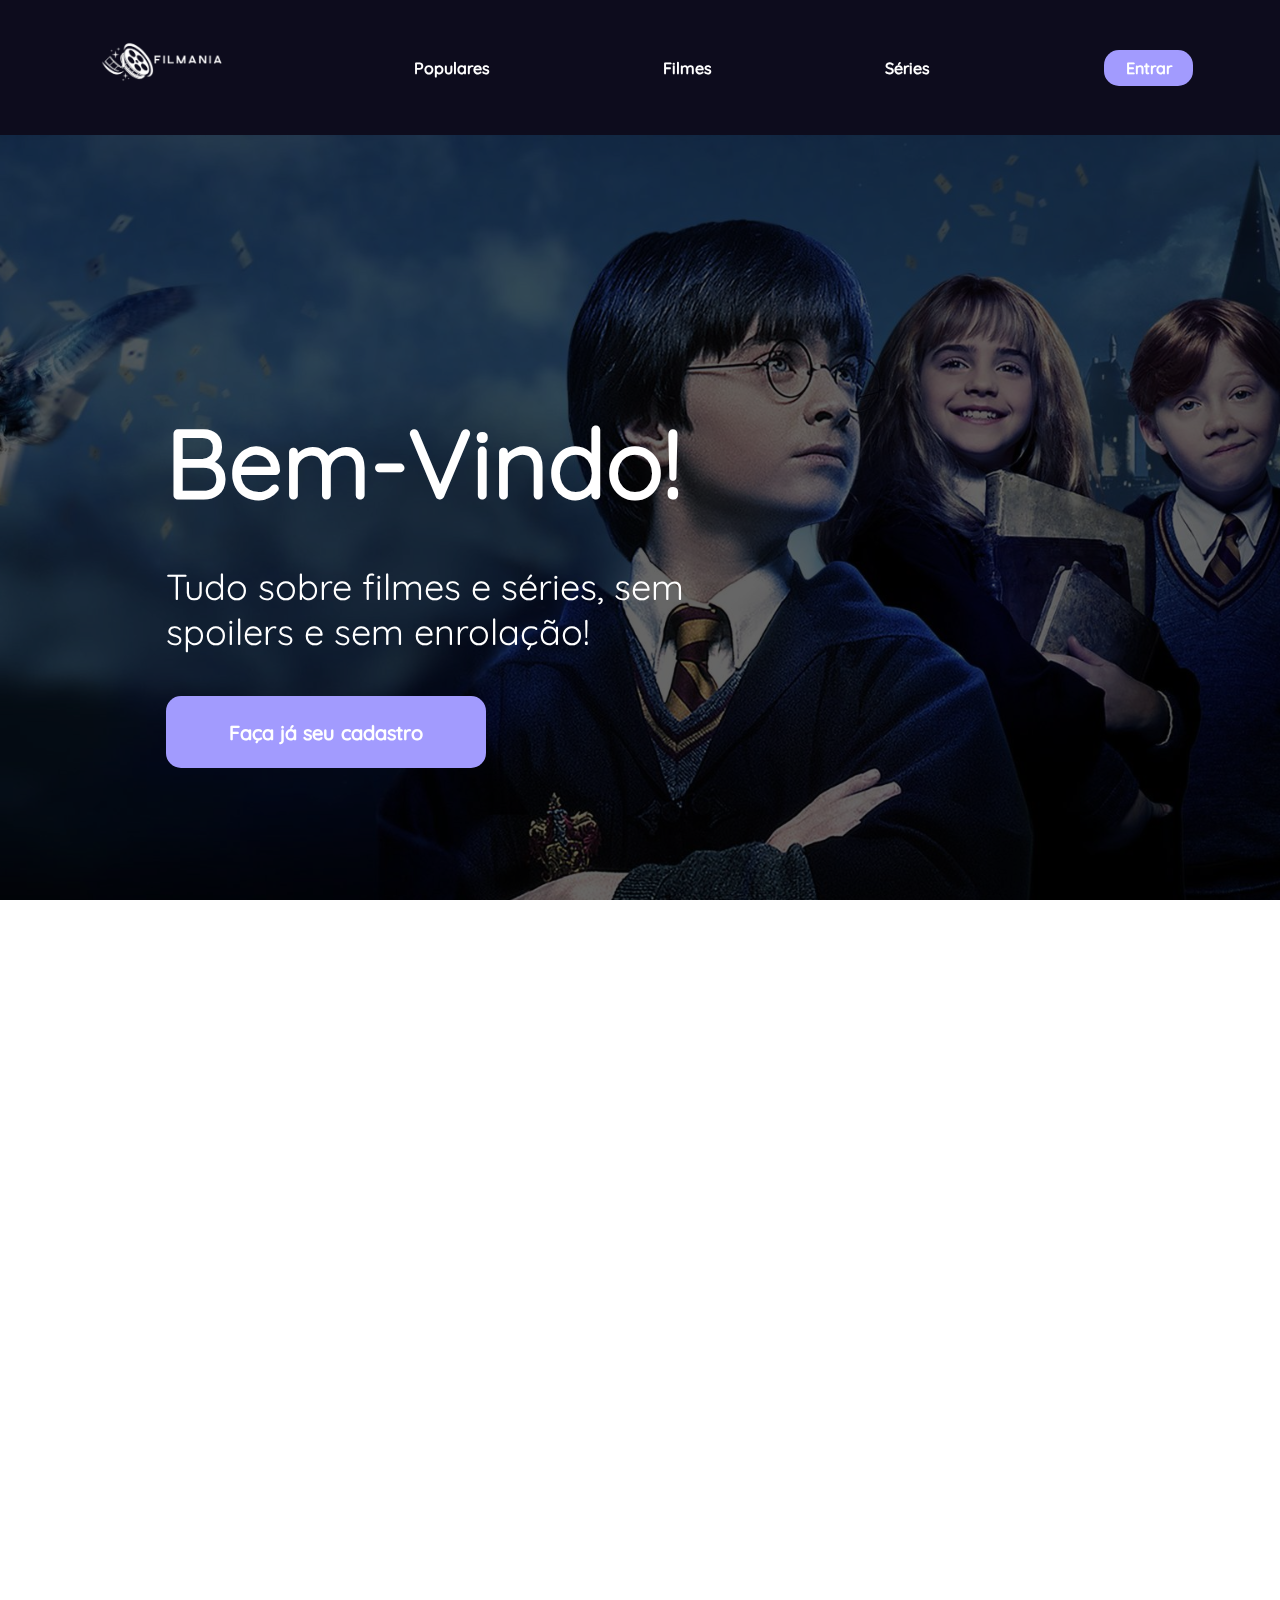
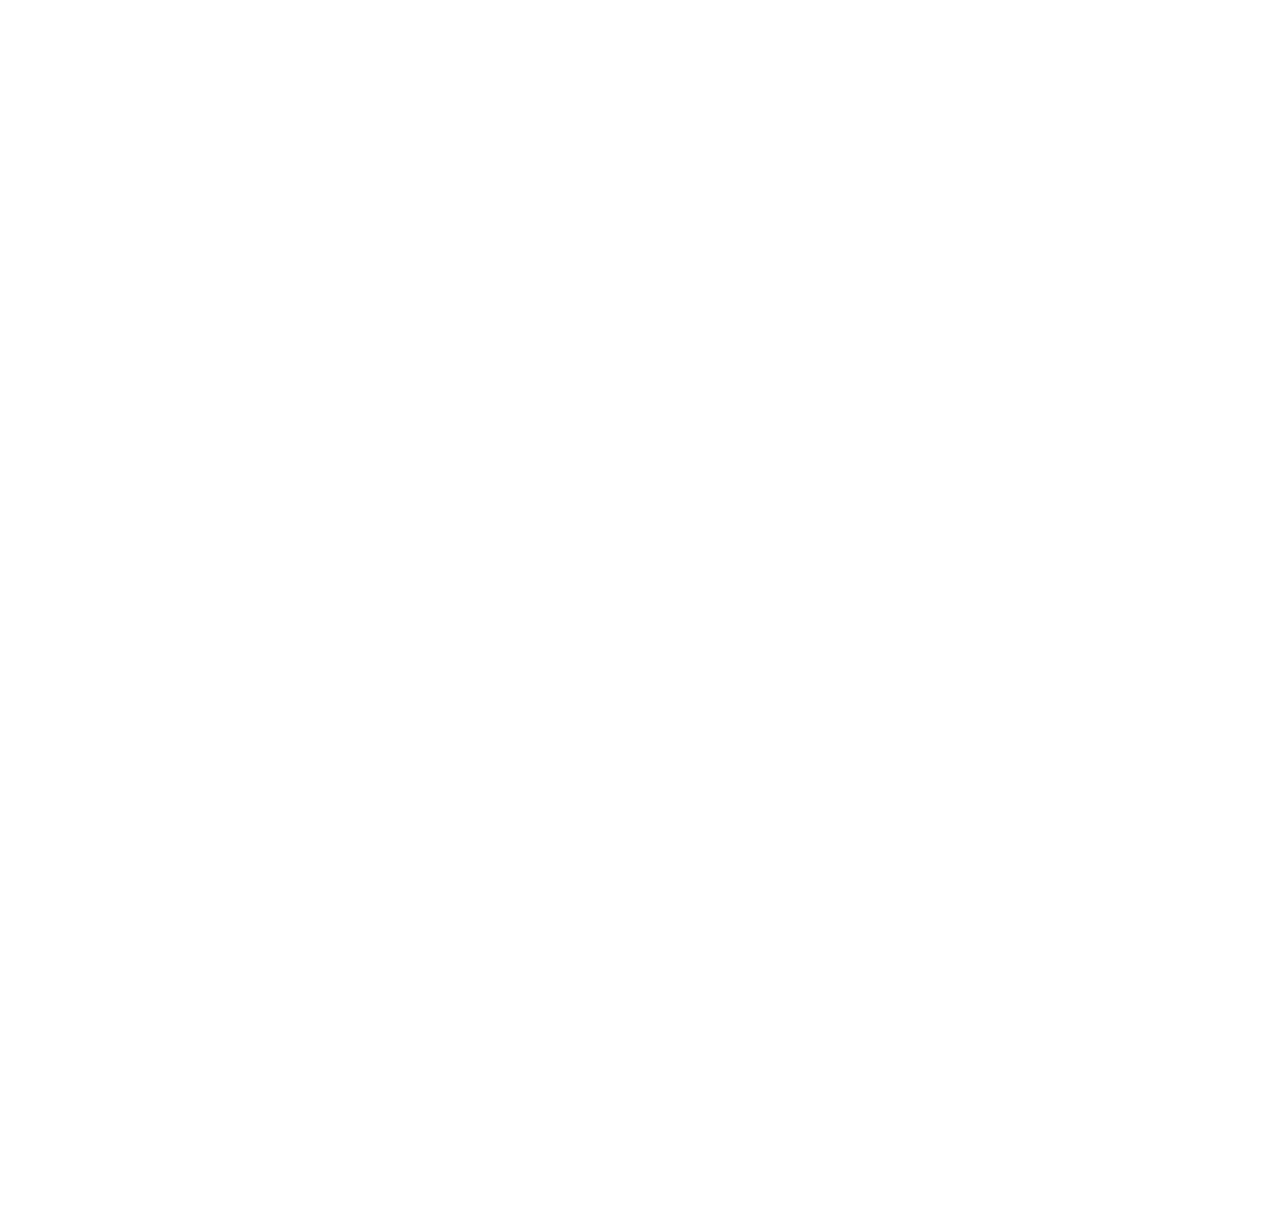
<file: src/index.html>
<!DOCTYPE html>
<html lang="pt-br">
<head>
  <!-- Define a codificação para garantir que os caracteres especiais sejam exibidos corretamente -->
  <meta charset="UTF-8">
  <!-- Configura a viewport para que a página seja responsiva em diferentes dispositivos -->
  <meta name="viewport" content="width=device-width, initial-scale=1.0">
  <!-- Título da página exibido na aba do navegador -->
  <title>FILMANIA</title>

  <!-- Ícone da página (favicon) -->
  <link rel="icon" href="/src/assets/img/favicon.png">

  <!-- Importa os arquivos CSS que estilizam o cabeçalho, o rodapé e a página inicial -->
  <link rel="stylesheet" href="assets/css/cabecalho.css">
  <link rel="stylesheet" href="assets/css/rodape.css">
  <link rel="stylesheet" href="assets/css/index.css">
</head>

<body>

  <!-- Espaço destinado ao cabeçalho; o conteúdo pode ser carregado dinamicamente via JavaScript -->
  <div id="header"></div>

  <!-- Seção de boas-vindas -->
  <div class="sec-1">
    <div id="info">
      <h1>Bem-Vindo!</h1>
      <p>Tudo sobre filmes e séries, sem spoilers e sem enrolação!</p>

      <!-- Botão que direciona para a página de cadastro -->
      <button id="botao-sec-1">
        <!-- Link com estilo removido do sublinhado -->
        <a href="/src/pages/cadastro.html" style="text-decoration: none;" id="bt">
          Faça já seu cadastro
        </a>
      </button>
    </div>
  </div>

  <!-- Seção de filmes populares -->
  <div class="sec-2">
    <h2>Populares essa semana</h2>

    <!-- Botão para retroceder no carrossel -->
    <img src="/src/assets/img/seta-esquerda.png" alt="Voltar" class="seta-img esquerda">

    <!-- Container do carrossel de filmes populares -->
    <div class="carrossel" id="carrossel-populares"></div>

    <!-- Botão para avançar no carrossel -->
    <img src="/src/assets/img/seta-direita.png" alt="Avançar" class="seta-img direita">
  </div>

  <!-- Seção de funcionalidades -->
  <div class="sec-3">
    <h2>Descubra o que você pode fazer 🍿</h2>
    <div class="sec-quads">
      <div class="quad-1">
        <!-- Botão que leva o usuário à página de Lista de Interesse (Favoritos) -->
    <a id="link-favorito"  href="" style="text-decoration: none;">
          <button id="quad-salvar">
            <div class="elementos-salvar">
              <img src="/src/assets/img/salvar-icon.png" alt="">
              <h1>Lista de Interesse</h1>
            </div>
            <div class="elementos-salvar-2">
              <p>Salve seus filmes e séries favoritas para assistir mais tarde.</p>
            </div>
          </button>
        </a>

        <!-- Botão que direciona para o tutorial (como funciona) -->
        <a href="pages/tutorial.html" style="text-decoration: none;">
          <button id="quad-tutorial">
            <div class="elementos-salvar">
              <img id="img-config" src="/src/assets/img/config-icon.png" alt="">
              <h1>Como funciona</h1>
            </div>
            <div class="elementos-salvar-2">
              <p>Saiba mais sobre como navegar e escolher o que assistir.</p>
            </div>
          </button>
        </a>
      </div>

      <div class="quad-2">
        <!-- Botão que direciona para a página "Sobre nós" -->
        <a href="pages/sobre.html" style="text-decoration: none;">
          <button id="quad-sobre">
            <div class="elementos-salvar">
              <img id="img-about" src="/src/assets/img/sobrenos-icon.png" alt="">
              <h1>Sobre nós</h1>
            </div>
            <div class="elementos-salvar-2">
              <p>Saiba mais sobre o projeto e nossa missão.</p>
            </div>
          </button>
        </a>

        <!-- Botão para acessar a página de Filme Surpresa -->
        <a href="pages/sorteio.html" style="text-decoration: none">
          <button id="quad-surpresa">
            <div class="elementos-salvar">
              <img id="img-puzzle" src="/src/assets/img/puzzle-icon.png" alt="">
              <h1>Filme Surpresa</h1>
            </div>
            <div class="elementos-salvar-2">
              <p>Deixe que escolhemos um filme para você!</p>
            </div>
          </button>
        </a>
      </div>
    </div>
  </div>

  <!-- Seção final com mensagem motivacional e benefícios -->
  <div class="sec-4">
    <h2>A ajuda certa na hora de escolher o filme perfeito, rápido e fácil. <br>Salve os que você ainda quer ver.
      <br>Ajude seus amigos a encontrarem bons filmes também.</h2>
  </div>
  
  <!-- Espaço extra para evitar sobreposição do conteúdo com o rodapé -->
  <div id="espaco"></div>

  <!-- Espaço reservado para o rodapé; o conteúdo pode ser carregado dinamicamente -->
  <div id="footer"></div>

  <!-- Importa os scripts JavaScript responsáveis por carregar elementos comuns e funcionalidades do site -->
  
  <script  src="/src/assets/js/import.js" ></script>
  
  <script src="assets/js/carrosel.js"></script>

</body>

</html>
</file>
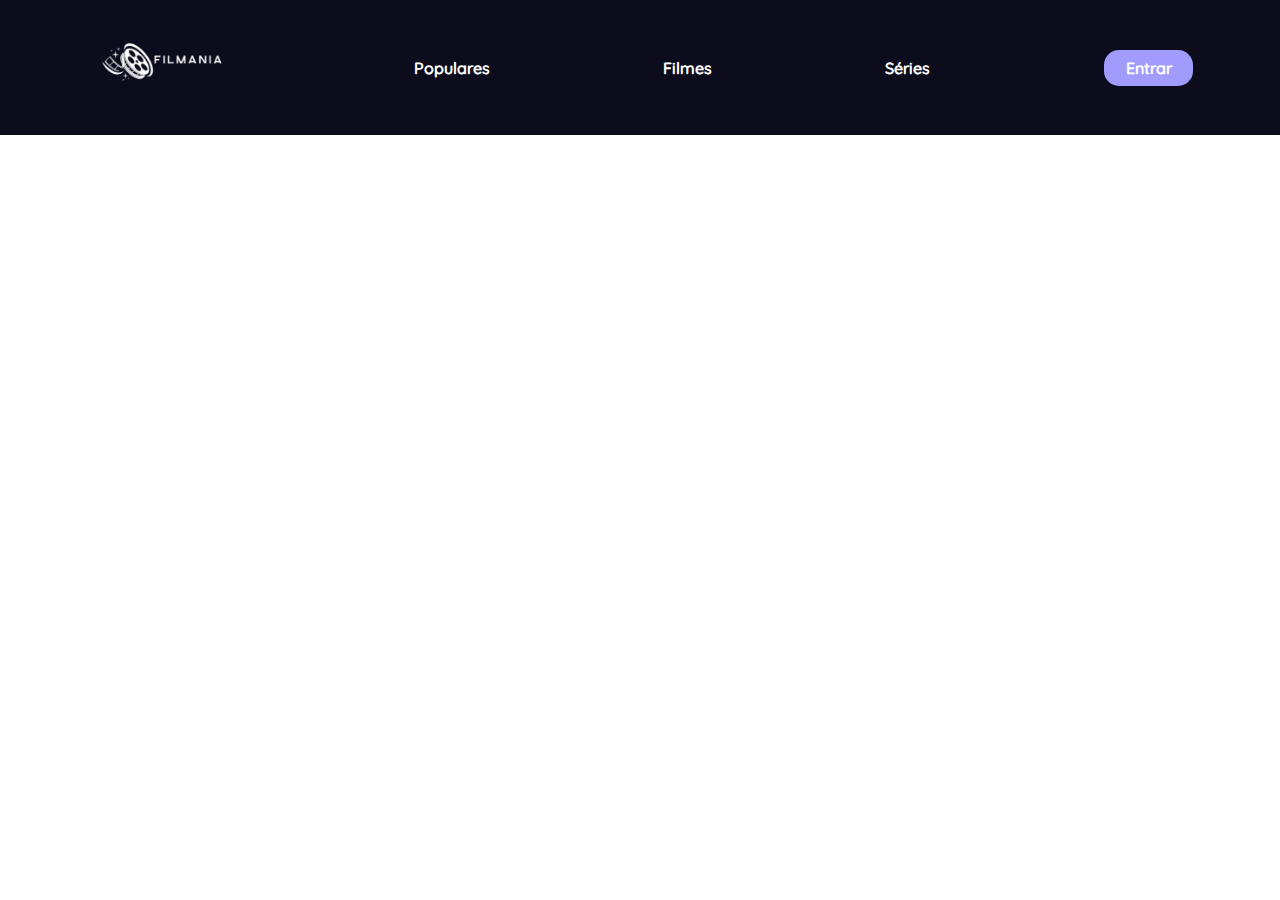
<file: src/components/cabecalho.html>
<!DOCTYPE html>
<html lang="pt-BR">

<head>
    <meta charset="UTF-8">
    <meta name="viewport" content="width=device-width, initial-scale=1.0">
    <!-- Link para o arquivo CSS que define o estilo do cabeçalho -->
    <link rel="stylesheet" href="/src/assets/css/cabecalho.css">
    <title>Document</title>
</head>

<body>
    <!-- Container do cabeçalho com id "subir" e classe "header" -->
    <div id="subir" class="header">
        <!-- Logo que redireciona para a página inicial ao ser clicado -->
        <a href="/src/index.html">
            <img src="/src/assets/img/logo-branco.png" alt="" id="logo-cabecalho">
        </a>
       
        <!-- Links de navegação para páginas populares, filmes e séries -->
        <h4>
            <a href="/src/pages/populares.html" style="text-decoration: none;" class="bt-cabecalho">
                Populares
            </a>
        </h4>
        <h4>
            <a href="/src/pages/filmes.html" style="text-decoration: none;" class="bt-cabecalho">
                Filmes
            </a>
        </h4>
        <h4>
            <a href="/src/pages/series.html" style="text-decoration: none;" class="bt-cabecalho">
                Séries
            </a>
        </h4>
        <!-- Botão para redirecionar para a página de login -->
        <button class="botao-cabecalho">
            <a href="/src/pages/login.html" style="text-decoration: none;">Entrar</a>
        </button>
    </div>
    <!-- Container destinado à exibição de filmes; geralmente preenchido dinamicamente via JavaScript -->
    <div class="movies-container" id="moviesContainer"></div>

    <script>
        // Espaço reservado para scripts JavaScript que podem adicionar funcionalidade à página
    </script>
</body>

</html>
</file>
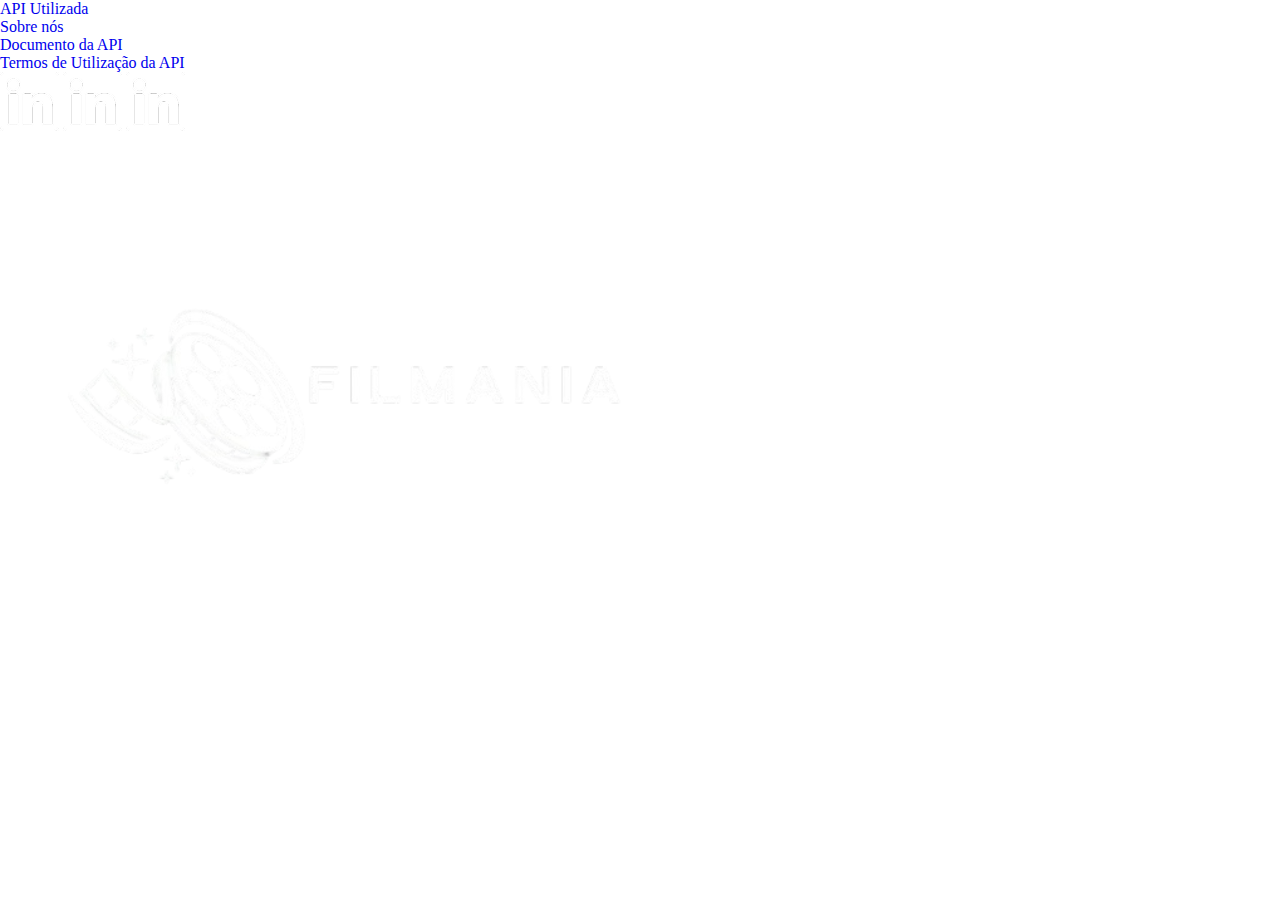
<file: src/components/rodape.html>
<!DOCTYPE html>
<html lang="en">
<head>
    <meta charset="UTF-8">
    <meta name="viewport" content="width=device-width, initial-scale=1.0">
    <link rel="stylesheet" href="/src/assets/css/rodape.css">
    <title>Document</title>
</head>
<body>
    <div class="rodape">
        <div id="textos-rodape">
           <a href="https://www.themoviedb.org/?language=pt-BR" style="text-decoration: none;"><p>API Utilizada</p></a> 
            <a href="/src/pages/sobre.html" style="text-decoration: none;"><p>Sobre nós</p></a>
            <a href="https://developer.themoviedb.org/docs/getting-started" style="text-decoration: none;"><p>Documento da API</p></a>
            <a href="https://www.themoviedb.org/api-terms-of-use?language=pt-BR"  style="text-decoration: none;"><p>Termos de Utilização da API</p></a>
        </div>
        <div id="icons-rodape">
            <a href="https://www.linkedin.com/in/eduarda-de-oliveira-meon/"><img src="/src/assets/img/linkedin 1.png" alt=""></a>
            <a href="https://www.linkedin.com/in/kewry-da-paz-brito-0454b3335/"><img src="/src/assets/img/linkedin 1.png" alt=""></a>
            <a href="https://www.linkedin.com/in/jeferson-alves-santos-07248425a/"><img src="/src/assets/img/linkedin 1.png" alt=""></a>            
        </div>
        <div id="logo-rodape">
          <a href="/src/index.html" id="subir">  <img src="/src/assets/img/logo-branco.png" alt=""></a>
        </div>
    </div>
</body>
</html>
</file>
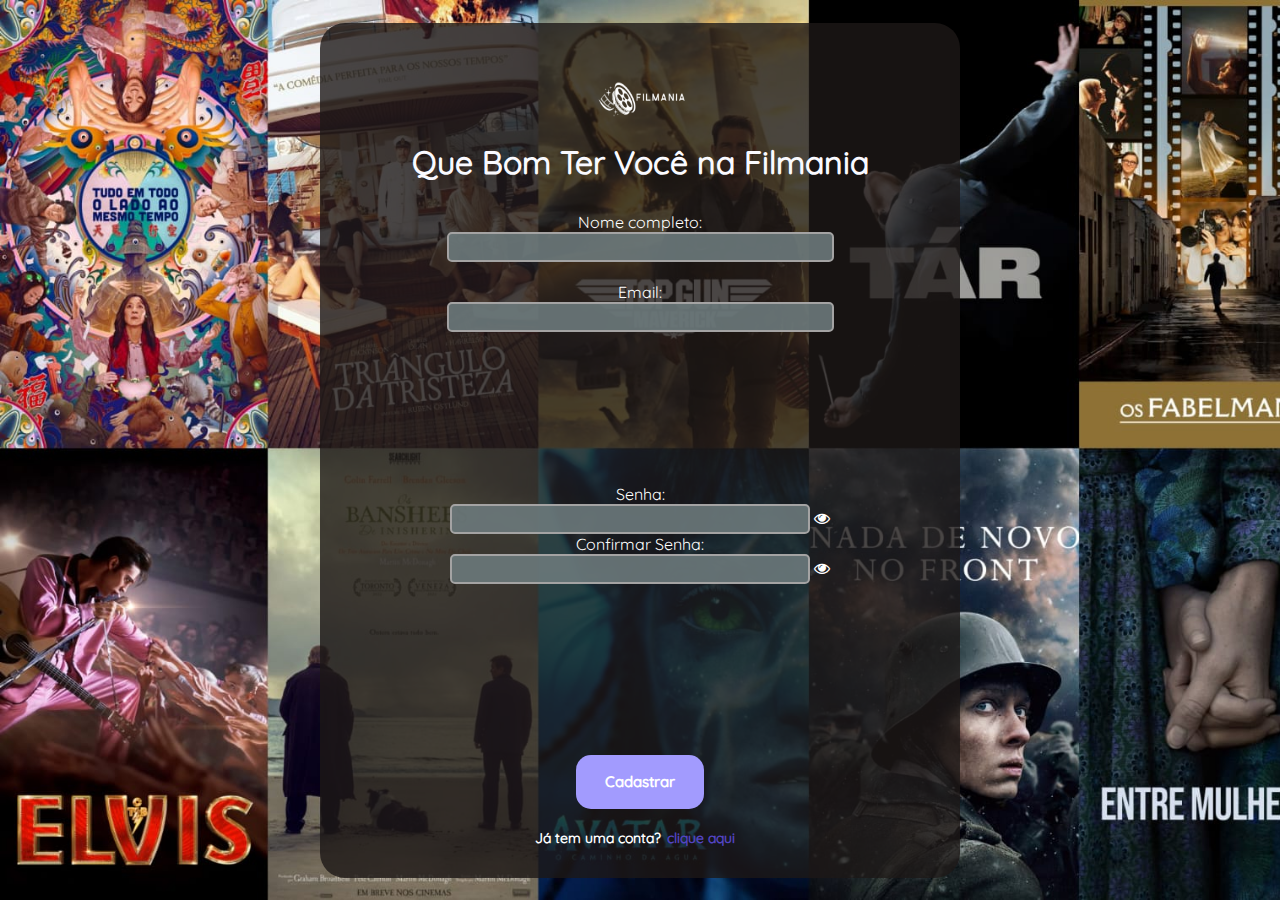
<file: src/pages/cadastro.html>
<!DOCTYPE html>
<html lang="pt-br">

<head>
    <!-- Define o conjunto de caracteres e garante compatibilidade com navegadores -->
    <meta charset="UTF-8" />
    <meta http-equiv="X-UA-Compatible" content="IE=edge" />
    <!-- Configura o viewport para responsividade em dispositivos móveis -->
    <meta name="viewport" content="width=device-width, initial-scale=1.0" />
    <!-- Importa a biblioteca de ícones Font Awesome para utilizar os ícones de olho -->
    <link rel="stylesheet" href="https://stackpath.bootstrapcdn.com/font-awesome/4.7.0/css/font-awesome.min.css" />
    <!-- Link para o arquivo CSS que estiliza o formulário de cadastro -->
    <link rel="stylesheet" href="../assets/css/cadastro.css" />
    <link rel="icon" href="/src/assets/img/favicon.png">
    <title>Cadastre-se - Filmania</title>
</head>

<body>
    <!-- Container principal com a classe "card", que envolve o formulário -->
    <div class="card">
        <a href="/src/index.html">
            <div class="logo_imagem">
                <img src="/src/assets/img/logo-branco.png" alt="" id="logo-login" width="110" height="110   " />
            </div>
        </a>    
        <!-- Título de boas-vindas -->
        <h1>Que Bom Ter Você na Filmania</h1>

        <!-- Div destinada à exibição de mensagens de erro -->
        <div id="msgError"></div>
        <!-- Div destinada à exibição de mensagens de sucesso -->
        <div id="msgSuccess"></div>

        <!-- Campo de entrada para o Nome completo -->
        <label id="labelNome" for="nome">Nome completo:</label>
        <!-- Input de texto para o nome; o placeholder está vazio, podendo ser customizado -->
        <input type="text" id="nome" autocomplete="nome"/>
        <br>

        <!-- Campo de entrada para o Email -->
        <label id="labelUsuario" for="email">Email:</label>
        <!-- Input do tipo email para garantir validação básica do formato -->
        <input type="email" id="email" required autocomplete="email"/>
        <br>

        <!-- Container para os campos de senha e confirmação de senha -->
        <div class="parte-senhas">
            <!-- Campo de entrada da Senha -->
            <label id="labelSenha" for="senha">Senha:</label>
            <div class="input-wrapper">
                <!-- Input do tipo password para a senha -->
                <input type="password" id="senha" placeholder=" " required />
                <!-- Ícone de olho para alternar a visibilidade da senha -->
                <i id="verSenha" class="fa fa-eye" aria-hidden="true"></i>
            </div>

            <!-- Campo de entrada para confirmar a senha -->
            <label id="labelCSenha" for="Csenha">Confirmar Senha:</label>
            <div class="input-wrapper">
                <!-- Input do tipo password para a confirmação da senha -->
                <input type="password" id="Csenha" placeholder=" " required />
                <!-- Ícone de olho para alternar a visibilidade do campo de confirmação -->
                <i id="verConfirmSenha" class="fa fa-eye" aria-hidden="true"></i>
            </div>
        </div>

        <!-- Container centralizado para o botão de cadastro -->
        <div class="justify-center">
            <!-- Botão que chama a função "cadastrar()" ao ser clicado -->
            <button onclick="cadastrar()">Cadastrar</button>
        </div>
        
        <!-- Link para redirecionar para a página de login caso o usuário já possua conta -->
        <p>Já tem uma conta? <a href="../pages/login.html" style="text-decoration: none;">clique aqui</a> </p>
    </div>

    <!-- Inclusão do script JavaScript que contém a lógica do cadastro -->
    <script src="../assets/js/signup.js"></script>
</body>

</html>
</file>
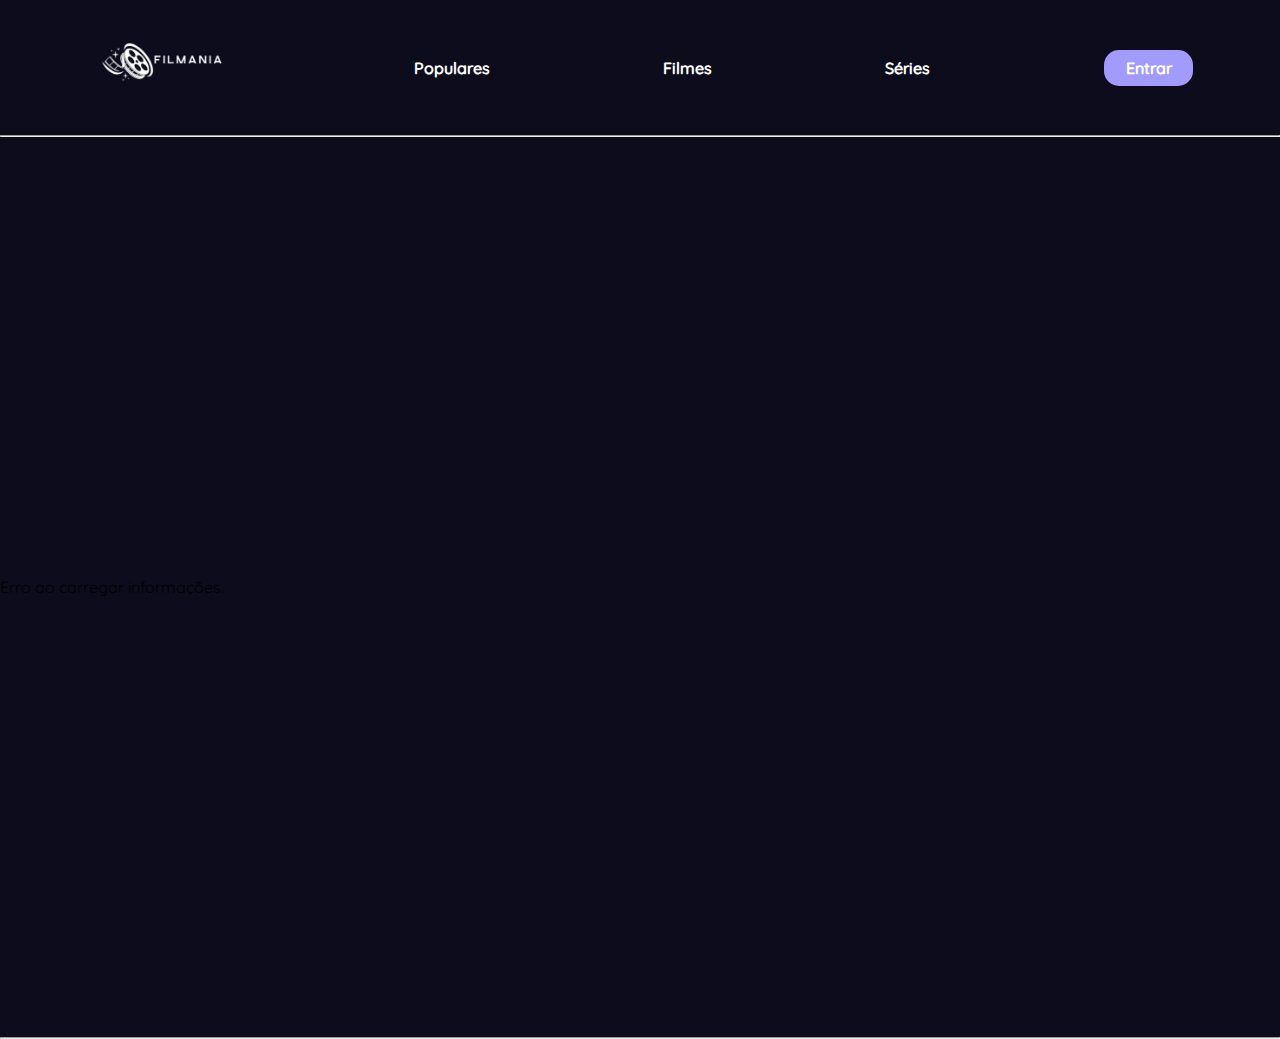
<file: src/pages/detalhes.html>
<!DOCTYPE html>
<html lang="en">
<head>
    <meta charset="UTF-8">
    <meta name="viewport" content="width=device-width, initial-scale=1.0">
    <link rel="icon" href="/src/assets/img/favicon.png">
    <link rel="stylesheet" href="/src/assets/css/detalhes.css">
    <link rel="stylesheet" href="/src/assets/css/cabecalho.css">
    <link rel="stylesheet" href="/src/assets/css/rodape.css">
    <title>FILMANIA</title>
</head>
<body>
    <div id="header"></div>
    
    <hr>
    <div id="conteudo-detalhes">

    </div>
    
    <hr>




    <div id="footer"></div>

    <script src="../assets/js/detalhes.js"></script>
    <script src="/src/assets/js/import.js"></script>
</body>
</html>
</file>
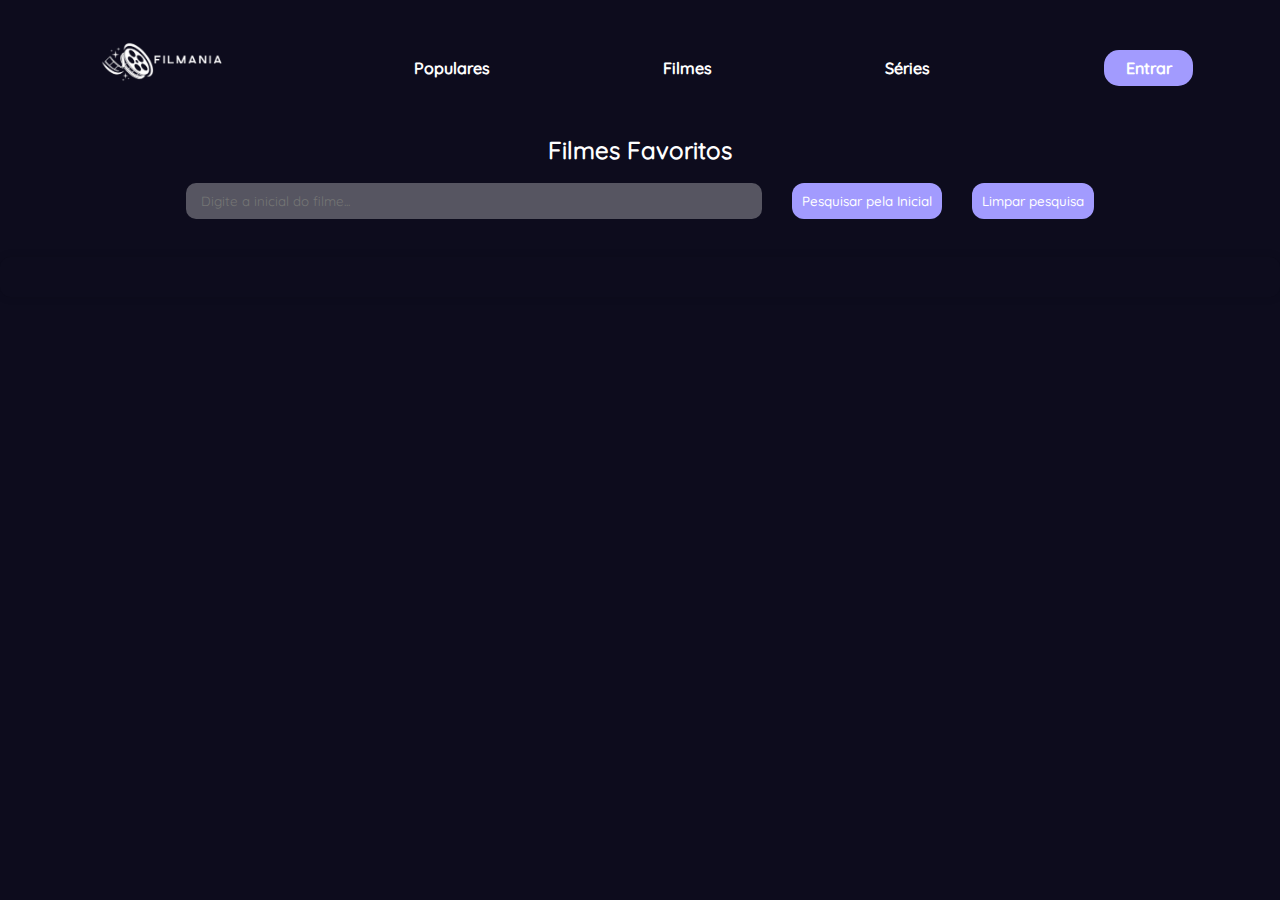
<file: src/pages/favoritos.html>
<!DOCTYPE html>
<html lang="pt-br">

<head>
    <!-- Define a codificação de caracteres para evitar problemas com acentuação -->
    <meta charset="UTF-8">
    <!-- Ajusta a visualização para dispositivos móveis (responsividade) -->
    <meta name="viewport" content="width=device-width, initial-scale=1.0">
    <!-- Define o título da página -->
    <title>Favoritos - Filmania</title>
    <!-- Importa o CSS específico para a página de favoritos -->
    <link rel="stylesheet" href="/src/assets/css/favoritos.css">
    <!-- Importa o CSS do cabeçalho para manter a consistência visual em todas as páginas -->
    <link rel="stylesheet" href="/src/assets/css/cabecalho.css">
    <link rel="icon" href="/src/assets/img/favicon.png">

</head>

<body>
    <div class="container"> <!-- Container principal que envolve todo o conteúdo -->
        <!-- Cabeçalho da página: seu conteúdo pode ser carregado dinamicamente via JavaScript -->
        <div id="header"></div>
        
        <h2>Filmes Favoritos</h2>
        <!-- Título principal da página -->
        <!-- <h1>Favoritos de Filmes</h1> -->
        <div class="botoes-pesquisa">
            <!-- Campo de entrada para o usuário digitar a inicial do filme a ser pesquisado -->
            <input class="input-fav" type="text" id="barra-pesquisa" placeholder="Digite a inicial do filme...">
            <!-- Botão que aciona a pesquisa dos filmes pela inicial informada -->       
            <button class="botao-fav" id="botao-pesquisa">Pesquisar pela Inicial</button>
            <button id="botao-limpar">Limpar pesquisa</button>
        </div>

        
        <!-- Container para os resultados da pesquisa e lista de favoritos -->
        <div class="results">
            <!-- Área onde os filmes encontrados serão exibidos após a pesquisa -->
            <div id="movies-list"></div>

            <!-- Subtítulo para a seção de filmes favoritos -->
            <!-- Área destinada a listar os filmes que foram marcados como favoritos -->
            <div id="favorites-list"></div>
        </div>
    </div>
    <div id="footer"></div>

    <!-- Inclusão dos scripts JavaScript para funcionalidades dinâmicas -->
    <script src="/src/assets/js/import.js"></script>
    <!-- Script que pode importar elementos comuns (ex.: cabeçalho, rodapé) -->
    <script src="/src/assets/js/favoritos.js"></script>
    <!-- Lógica específica para manipulação dos favoritos e da pesquisa -->
</body>

</html>
</file>
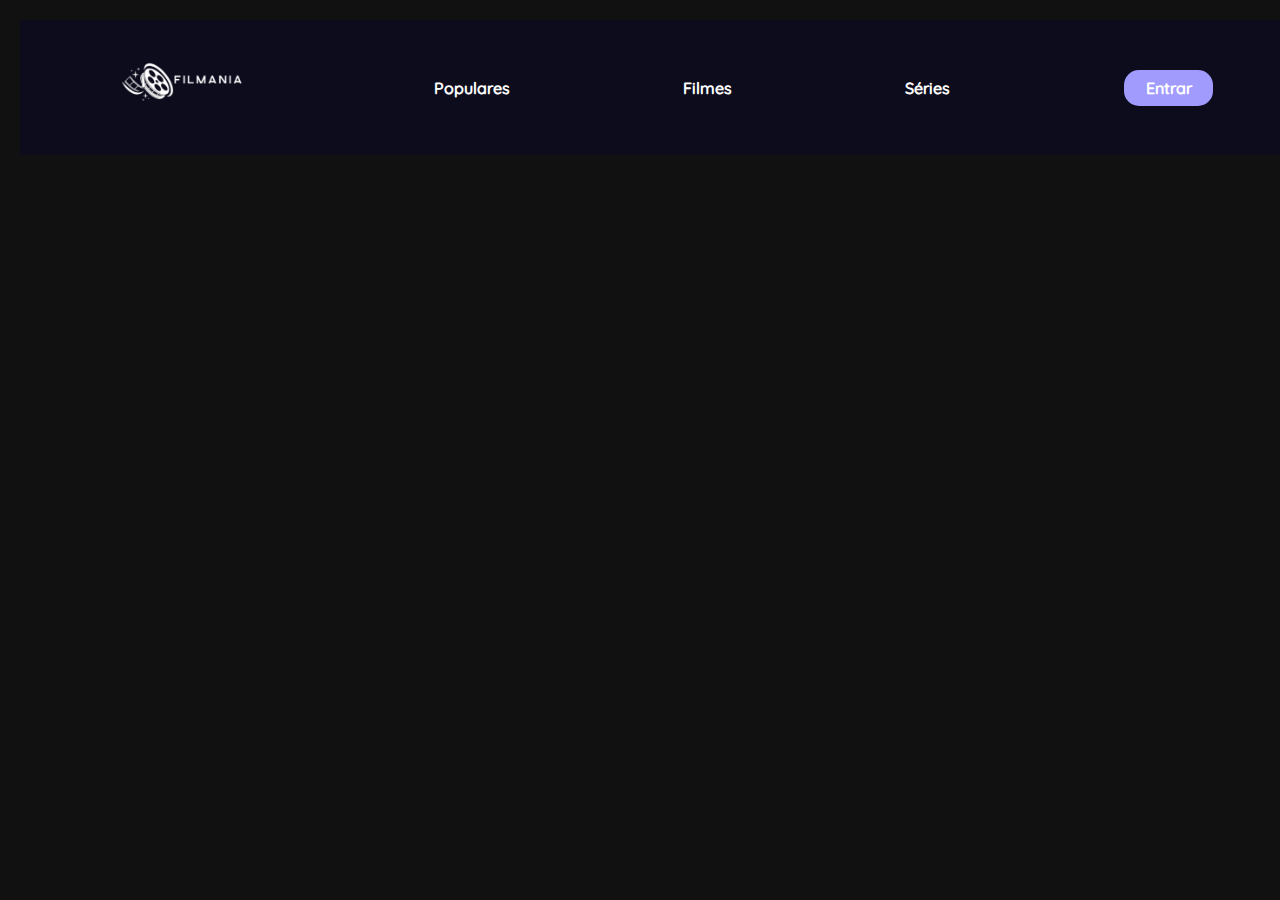
<file: src/pages/filmes.html>
<!DOCTYPE html>
<html lang="pt-br">

<head>
    <!-- Define a codificação de caracteres para evitar problemas com acentuação -->
    <meta charset="UTF-8" />
    <!-- Ajusta a visualização para dispositivos móveis (responsividade) -->
    <meta name="viewport" content="width=device-width, initial-scale=1.0" />
    <!-- Importa o CSS específico para a página de filmes -->
    <link rel="stylesheet" href="/src/assets/css/filmes.css" />
    <!-- Define o título da página exibido na aba do navegador -->
    <title>Todos os Filmes - Filmania</title>
    <link rel="icon" href="/src/assets/img/favicon.png">
</head>

<body>
    <!-- Espaço reservado para o cabeçalho, que pode ser inserido dinamicamente via JavaScript -->
    <div id="header"></div>

    <!-- Linha horizontal separando o cabeçalho do conteúdo -->

    


    <!-- Container que receberá dinamicamente a lista de filmes -->
    <div class="movies-container" id="moviesContainer"></div>
    <!-- Linha horizontal separando o conteúdo do rodapé -->

    <script src="/src/assets/js/import.js"></script>
    <script>
        const CHAVE_API = '1abf5fe580ef33d80c44d534b8e3b6d1';
        const URL_BASE = 'https://api.themoviedb.org/3/discover/movie';
        let paginaAtual = 1;
        let carregando = false;

        const moviesContainer = document.getElementById('moviesContainer');

        // ======================= Funções de Favoritos =========================

        function salvaFavorito(filmes) {
            localStorage.setItem('favoritos', JSON.stringify(filmes));
        }

        function pegarFilmeFavorito() {
            const filmes = localStorage.getItem('favoritos');
            return filmes ? JSON.parse(filmes) : [];
        }

        function adicionaFavorito(id, title, posterUrl) {
              window.location.reload()
            const favoritos = pegarFilmeFavorito();
            if (!favoritos.some(filme => filme.id === id)) {

                favoritos.push({ id, title, posterUrl });
                salvaFavorito(favoritos);
                alert(`${title} foi adicionado aos favoritos!`);
                renderizarFilmes(); // Atualiza os botões
            }
        }

        function removeDoFavoritos(id) {
            const favoritos = pegarFilmeFavorito();
            const atualizados = favoritos.filter(filme => filme.id !== id);
            salvaFavorito(atualizados);
            alert(`Removido dos favoritos!`);
            renderizarFilmes();
        }

        function estaNosFavoritos(id) {
            const favoritos = pegarFilmeFavorito();
            return favoritos.some(filme => filme.id === id);
        }

        // ======================= Buscar Filmes =========================

        async function buscarFilmes() {
            if (carregando) return;
            carregando = true;
            // Faz a requisição para a API do TMDb para buscar filmes populares
            // A URL inclui a chave da API e a página atual para paginação
            const resposta = await fetch(`${URL_BASE}?api_key=${CHAVE_API}&language=pt-BR&page=${paginaAtual}`);
            const dados = await resposta.json();

            mostrarFilmes(dados.results);
            paginaAtual++;
            carregando = false;
        }



        function mostrarFilmes(filmes) {
            const container = document.getElementById('moviesContainer');

            const filmesValidos = filmes.filter(filme => filme.poster_path && filme.title);

            filmesValidos.sort((a, b) => a.title.localeCompare(b.title));

            filmesValidos.forEach(filme => {
                const posterUrl = filme.poster_path
                    ? `https://image.tmdb.org/t/p/w500${filme.poster_path}`
                    : 'https://via.placeholder.com/180x250?text=Sem+Imagem';

                // Aqui usa a função existente para ver se tá favorito:
                const estaFavorito = estaNosFavoritos(filme.id);

                // Cria um card para exibir o filme
                const card = document.createElement('div');
                card.className = 'filme-card';
                // Define a classe do botão de favoritos, que muda dependendo se o filme está favoritado ou não
                let valor = "botao-favorito";
                // Se o filme já está favoritado, adiciona a classe correspondente
                // Caso contrário, adiciona a classe de não favorito
                estaFavorito ? valor += " botao-nao-favorito" : valor += " botao-favorito";

                card.innerHTML = `
                <a href="detalhes.html?id=${filme.id}&tipo=movie" style="text-decoration: none;">
                    <img src="${posterUrl}" alt="${filme.title}">
                    <div class="card-title">${filme.title}</div>
                </a>
                <button class="${valor} ">
                    ${estaFavorito ? 'Remover dos Favoritos' : 'Adicionar aos Favoritos'}
                </button>
            `;

                const botao = card.querySelector('.botao-favorito');
                botao.addEventListener('click', () => {
                    if (estaFavorito) {
                        removeDoFavoritos(filme.id);
                    } else {
                        adicionaFavorito(filme.id, filme.title, posterUrl);
                    }

                });

                // Adiciona o card de filme ao container principal
                container.appendChild(card);
            });
        }


        function renderizarFilmes() {
            document.getElementById('moviesContainer').innerHTML = '';
            paginaAtual = 1;
            buscarFilmes();
        }


        window.addEventListener('scroll', () => {
            const { scrollTop, scrollHeight, clientHeight } = document.documentElement;

            if (scrollTop + clientHeight >= scrollHeight - 50) {
                
                buscarFilmes();
            }
        });

       
        document.addEventListener('DOMContentLoaded', renderizarFilmes);
          </script>
   
</body>

</html>
</file>
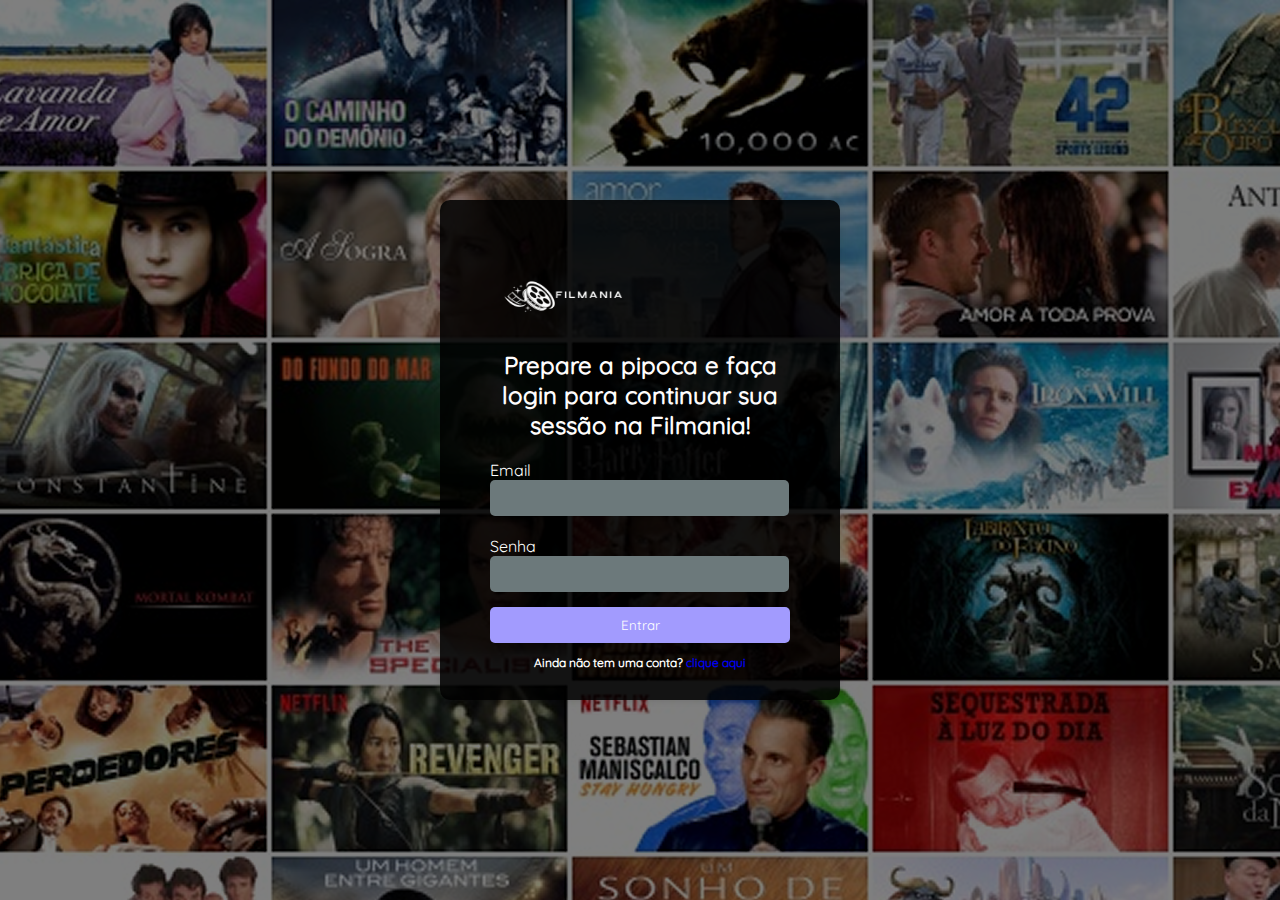
<file: src/pages/login.html>
<!DOCTYPE html>
<html lang="pt-BR">

<head>
    <!-- Define a codificação de caracteres para evitar problemas com acentuação -->
    <meta charset="UTF-8">
    <!-- Ajusta a visualização para dispositivos móveis, garantindo responsividade -->
    <meta name="viewport" content="width=device-width, initial-scale=1.0">
    <!-- Define o título da página exibido na aba do navegador -->
    <title>Entrar - Filmania</title>
    <link rel="icon" href="/src/assets/img/favicon.png">
    <!-- Importa o CSS específico para a estilização da página de login -->
    <link rel="stylesheet" href="../assets/css/login.css">
    <!-- Importa a biblioteca Font Awesome para utilização de ícones (como o ícone de olho) -->
    <link rel="stylesheet" href="https://stackpath.bootstrapcdn.com/font-awesome/4.7.0/css/font-awesome.min.css" />
</head>

<body>
    <!-- Container principal que envolve todo o conteúdo do login -->
    <div class="login-container">

        <!-- Link para a página inicial: ao clicar na imagem do logo o usuário é redirecionado para o index -->
        <a href="/src/index.html">
            <div class="logo_imagem">
                <img src="/src/assets/img/logo-branco.png" alt="" id="logo-login">
            </div>
        </a>

        <!-- Mensagem de boas-vindas ou instrução para o usuário -->
        <h2>Prepare a pipoca e faça login para continuar sua sessão na Filmania!</h2>

        <!-- Início do formulário de login -->
        <!-- Observação: há uma div extra abrindo o form; ela é usada aqui apenas para organização visual -->
        <div>
            <form id="loginForm">
        </div>

        <!-- Grupo de formulário para o campo de email -->
        <div class="form-group">
            <!-- Área para exibir mensagens de erro relacionadas ao email -->
            <div class="error" id="msgError"></div>

            <!-- Label que identifica o campo de email; também auxilia leitores de tela -->
            <label id="userLabel" for="email">Email</label>

            <!-- Input do tipo email (campo obrigatório) -->
            <input type="email" id="email" name="email" required autocomplete="email">
        </div>

        <!-- Grupo de formulário para o campo de senha -->
        <div class="form-group">
            <!-- Área para exibir mensagens de erro relacionadas à senha -->
            <div class="error" id="passwordError"></div>

            <!-- Label que identifica o campo de senha; os comentários ajudam na acessibilidade -->
            <!-- A biblioteca Font Awesome pode ser utilizada para melhorar a interface (ex.: ícone de olho) -->
            <label id="senhaLabel" for="senha">Senha</label>

            <!-- Input do tipo password (campo obrigatório com mínimo de 6 caracteres) -->
            <input type="password" id="senha" name="password" required >
        </div>

        <!-- Botão de login que chama a função "entrar()" quando clicado -->
        <button type="button" onclick="entrar()" class="submit-btn">Entrar</button>

        <!-- Link para redirecionar o usuário à página de cadastro caso ainda não possua uma conta -->
        <h3 id="cadastrar">
            Ainda não tem uma conta?
            <a href="/src/pages/cadastro.html" style="text-decoration: none;">clique aqui</a>
        </h3>

        </form>
    </div>

    <!-- Importa o arquivo JavaScript que contém a lógica de login -->
    <script src="../assets/js/signin.js"></script>
</body>

</html>
</file>
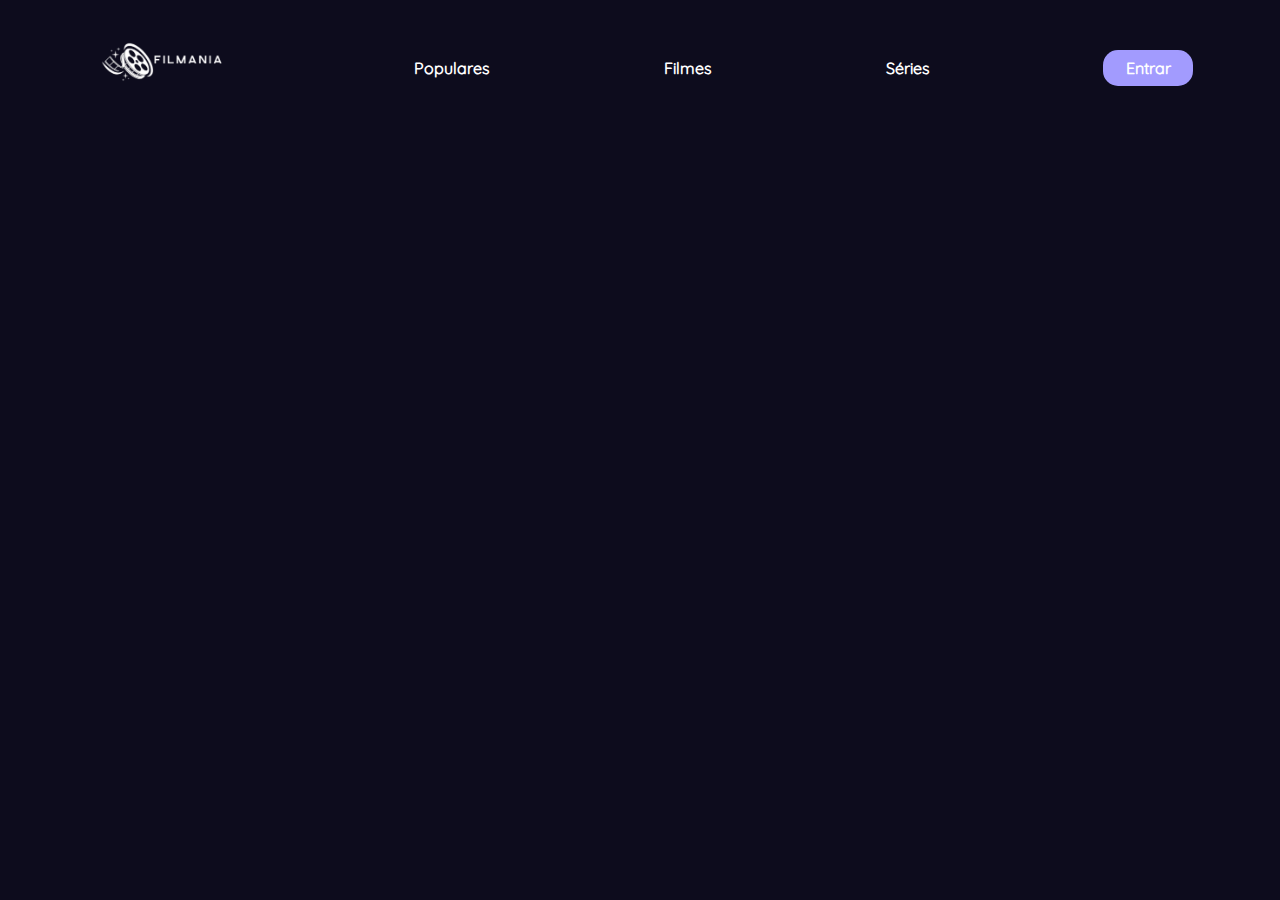
<file: src/pages/populares.html>
<!DOCTYPE html>
<html lang="pt-BR">

<head>
    <!-- Define a codificação para evitar problemas de acentuação -->
    <meta charset="UTF-8">
    <!-- Configura a viewport para que a página seja responsiva em dispositivos móveis -->
    <meta name="viewport" content="width=device-width, initial-scale=1.0">
    <!-- Título exibido na aba do navegador -->
    <title>Populares - Filmania</title>
    <!-- Define o ícone da página (favicon) -->
    <link rel="icon" href="/src/assets/img/favicon.png">
    <!-- Importa arquivo de estilo específico para a página de filmes populares -->
    <link rel="stylesheet" href="../assets/css/populares.css">
</head>

<body>
    <!-- Elemento que receberá o cabeçalho (conteúdo poderá ser inserido dinamicamente) -->
    <div id="header"></div>

    <!-- Título da página -->
    <!-- Container onde os cards dos filmes serão renderizados -->
    <div class="movies-container" id="moviesContainer"></div>

    <!-- Importa o script que possivelmente insere o cabeçalho e rodapé dinâmico -->
    <script src="/src/assets/js/import.js"></script>
    <script>
        // Define a chave da API do TMDb
        const CHAVE_API = '1abf5fe580ef33d80c44d534b8e3b6d1';
        // Define a URL base para as requisições da API
        const URL_BASE = 'https://api.themoviedb.org/3';

        // ======================= Funções de Favoritos =========================

        /**
         * Salva a lista de filmes favoritos no localStorage
         * @param {Array} filmes - Lista de filmes favoritos
         */
        function salvaFavorito(filmes) {
            localStorage.setItem('favoritos', JSON.stringify(filmes));
        }

        /**
         * Recupera os filmes favoritos armazenados no localStorage
         * @returns {Array} - Lista de filmes favoritos, vazia se não houver nenhum
         */
        function pegarFilmesFavoritos() {
            const filmes = localStorage.getItem('favoritos');
            return filmes ? JSON.parse(filmes) : [];
        }

        /**
         * Adiciona um filme aos favoritos se ele ainda não estiver presente
         * @param {number} id - ID do filme
         * @param {string} title - Título do filme
         * @param {string} posterUrl - URL do pôster do filme
         */
        function adicionaFavorito(id, title, posterUrl) {
              window.location.reload()
            const favoritos = pegarFilmesFavoritos();
            // Verifica se o filme já está na lista de favoritos
            if (!favoritos.some(filme => filme.id === id)) {
                favoritos.push({ id, title, posterUrl });
                salvaFavorito(favoritos);
                alert(`${title} foi adicionado aos favoritos!`);
                renderizarFilmes(); // Atualiza a interface para refletir a mudança
            }
        }

        /**
         * Remove um filme dos favoritos e atualiza o armazenamento
         * @param {number} id - ID do filme a ser removido
         */
        function removeDoFavoritos(id) {
            const favoritos = pegarFilmesFavoritos();
            // Cria uma nova lista filtrada, removendo o filme com o ID informado
            const atualizados = favoritos.filter(filme => filme.id !== id);
            salvaFavorito(atualizados);
            alert(`Removido dos favoritos!`);
            renderizarFilmes();
        }

        /**
         * Verifica se um filme está na lista de favoritos
         * @param {number} id - ID do filme
         * @returns {boolean} - True se o filme estiver nos favoritos, false caso contrário
         */
        function estaNosFavoritos(id) {
            const favoritos = pegarFilmesFavoritos();
            return favoritos.some(filme => filme.id === id);
        }

        // ======================= Buscar Filmes Populares =========================

        /**
         * Função assíncrona para buscar filmes populares através da API do TMDb
         */
        async function buscarFilmes() {
            try {
                const resposta = await fetch(`${URL_BASE}/discover/movie?api_key=${CHAVE_API}&language=pt-BR&page=1`);
                const dados = await resposta.json();
                // Chama a função que exibe os filmes, passando os resultados da API
                mostrarFilmes(dados.results);
            } catch (erro) {
                console.error("Erro ao buscar filmes:", erro);
            }
        }

        /**
         * Exibe os filmes obtidos pela API na interface da página
         * @param {Array} filmes - Lista de filmes retornados da API
         */
        function mostrarFilmes(filmes) {
            const container = document.getElementById('moviesContainer');
            // Limpa o conteúdo anterior do container
            container.innerHTML = '';

            // Itera sobre cada filme para criar seu card
            filmes.forEach(({ id, title, poster_path }) => {
                // Define a URL do pôster ou usa um placeholder se não houver imagem disponível
                const posterUrl = poster_path
                    ? `https://image.tmdb.org/t/p/w500${poster_path}`
                    : 'https://via.placeholder.com/180x250?text=Sem+Imagem';

                // Verifica se o filme já está nos favoritos para exibir o botão adequado
                const estaFavorito = estaNosFavoritos(id);

                // Cria um elemento para o card do filme e adiciona a classe para estilização
                const card = document.createElement('div');
                card.className = 'movie-card';
                let valor = "botao-favorito";
                // Se o filme já está favoritado, adiciona a classe correspondente
                // Caso contrário, adiciona a classe de não favorito
                estaFavorito ? valor += " botao-nao-favorito" : valor += " botao-favorito";
                // Define o conteúdo do card, incluindo link para detalhes e botão de favorito
                card.innerHTML = `
                    <a href="detalhes.html?id=${id}&tipo=movie" style="text-decoration: none;">
                        <img id="img-populares" src="${posterUrl}" alt="${title}">
                        <div class="titulo-filme">${title}</div>
                    </a>
                    <button class="${valor}">
                        ${estaFavorito ? 'Remover dos Favoritos' : 'Adicionar aos Favoritos'}
                    </button>
                `;

                // Seleciona o botão de favorito dentro do card e adiciona um evento de clique
                const botao = card.querySelector('.botao-favorito');
                botao.addEventListener('click', () => {
                    // Se o filme está nos favoritos, remove-o; caso contrário, adiciona-o
                    if (estaFavorito) {
                        removeDoFavoritos(id);
                    } else {
                        adicionaFavorito(id, title, posterUrl);
                    }
                });

                // Adiciona o card criado ao container dos filmes
                container.appendChild(card);
            });
        }

        /**
         * Função que inicia a busca e renderiza os filmes na página
         */
        function renderizarFilmes() {
            buscarFilmes();
        }

        // Aguarda o carregamento completo do conteúdo do DOM para iniciar a renderização dos filmes
        document.addEventListener('DOMContentLoaded', renderizarFilmes);
    </script>
</body>

</html>
</file>
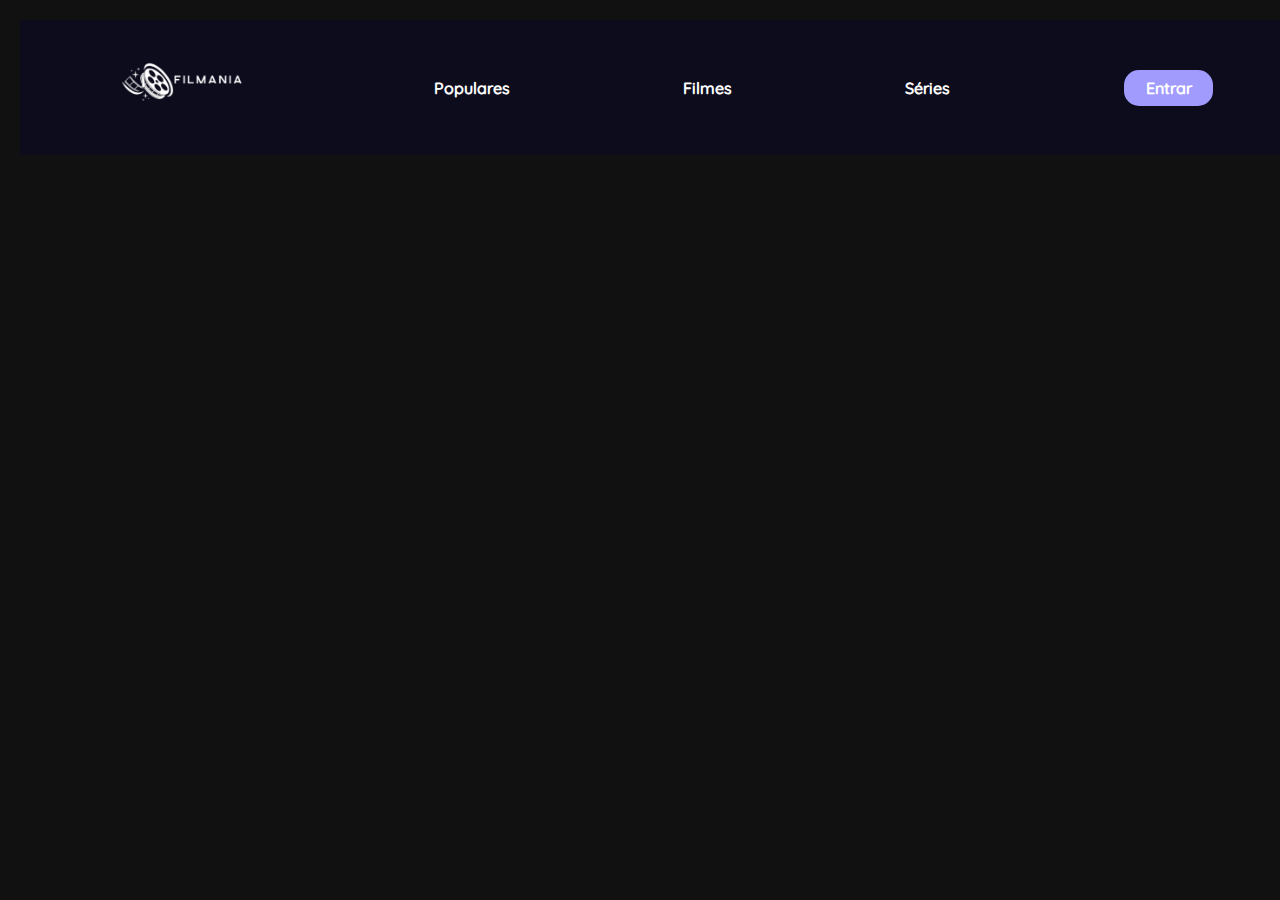
<file: src/pages/series.html>
<!DOCTYPE html>
<html lang="pt-BR">

<head>
    <!-- Define a codificação para evitar problemas com acentuação -->
    <meta charset="UTF-8" />
    <!-- Configura a visualização para dispositivos móveis (responsividade) -->
    <meta name="viewport" content="width=device-width, initial-scale=1.0" />
    <!-- Importa o arquivo CSS específico para estilizar a página de séries -->
    <link rel="stylesheet" href="/src/assets/css/filmes.css" />
    <!-- Define o título da página exibido na aba do navegador -->
    <title>Todas as Séries - Filmania</title>
    <link rel="icon" href="/src/assets/img/favicon.png">
</head>

<body>
    <!-- Espaço reservado para o cabeçalho, que pode ser inserido dinamicamente -->
    <div id="header"></div>
    <!-- Título da página -->

    <!-- Container onde os cards com as séries serão renderizados -->
    <div class="movies-container" id="moviesContainer"></div>

    <!-- Importa o script que pode inserir elementos comuns como cabeçalho/rodapé -->
    <script src="/src/assets/js/import.js"></script>

    <script>
        // Chave da API do TMDb para autenticação nas requisições
        const CHAVE_API = '1abf5fe580ef33d80c44d534b8e3b6d1';
        // URL base para buscar séries (tipo TV) na API
        const URL_BASE = 'https://api.themoviedb.org/3/discover/tv';
        // Variável para controlar a paginação das séries
        let paginaAtual = 1;
        // Flag para evitar buscas concorrentes enquanto uma requisição está em andamento
        let carregando = false;

        // ======================= Funções de Favoritos =========================

        /**
         * Salva a lista de séries favoritas no localStorage.
         * @param {Array} series - Array com as séries favoritas
         */
        function salvaFavorito(series) {
            localStorage.setItem('favoritos', JSON.stringify(series));
        }

        /**
         * Recupera a lista de séries favoritas armazenada no localStorage.
         * @returns {Array} Array com as séries favoritas ou array vazio se não houver dados.
         */
        function pegarSeriesFavoritas() {
            const series = localStorage.getItem('favoritos');
            return series ? JSON.parse(series) : [];
        }

        /**
         * Adiciona uma série aos favoritos, se ainda não estiver presente.
         * @param {number} id - ID da série
         * @param {string} name - Nome da série
         * @param {string} posterUrl - URL do pôster da série
         */
        function adicionaFavorito(id, name, posterUrl) {
              window.location.reload()
            const favoritos = pegarSeriesFavoritas();
            // Verifica se a série já não está nos favoritos
            if (!favoritos.some(serie => serie.id === id)) {
                favoritos.push({ id, name, posterUrl });
                salvaFavorito(favoritos);
                alert(`${name} foi adicionada aos favoritos!`);
                renderizarSeries();
            }
        }

        /**
         * Remove uma série dos favoritos.
         * @param {number} id - ID da série a ser removida.
         */
        function removeDoFavoritos(id) {
            const favoritos = pegarSeriesFavoritas();
            const atualizados = favoritos.filter(serie => serie.id !== id);
            salvaFavorito(atualizados);
            alert(`Removido dos favoritos!`);
            renderizarSeries();
        }

        /**
         * Verifica se uma série está na lista de favoritos.
         * @param {number} id - ID da série
         * @returns {boolean} True se a série estiver nos favoritos, caso contrário false.
         */
        function estaNosFavoritos(id) {
            const favoritos = pegarSeriesFavoritas();
            return favoritos.some(serie => serie.id === id);
        }

        // ======================= Buscar Séries =========================

        /**
         * Busca séries na API utilizando a página atual.
         * Evita requisições simultâneas utilizando a flag "carregando".
         */
        async function buscarSeries() {
            if (carregando) return;
            carregando = true;

            // Constrói a URL com a chave da API, idioma e página
            const resposta = await fetch(`${URL_BASE}?api_key=${CHAVE_API}&language=pt-BR&page=${paginaAtual}`);
            const dados = await resposta.json();

            // Chama a função para exibir as séries obtidas
            mostrarSeries(dados.results);
            // Incrementa a página para a próxima requisição
            paginaAtual++;
            carregando = false;
        }

        /**
         * Exibe as séries na interface.
         * Filtra séries que possuem pôster e nome, ordena alfabeticamente e cria os cards.
         * @param {Array} series - Lista de séries retornadas da API.
         */
        function mostrarSeries(series) {
            // Seleciona o container onde os cards serão inseridos
            const container = document.getElementById('moviesContainer');

            // Filtra séries com imagem e nome válidos
            const seriesValidas = series.filter(serie => serie.poster_path && serie.name);

            // Ordena as séries por nome em ordem alfabética
            seriesValidas.sort((a, b) => a.name.localeCompare(b.name));

            // Para cada série, cria um card e configura seus elementos visuais e interativos
            seriesValidas.forEach(serie => {
                // Define a URL do pôster ou um placeholder caso não haja imagem disponível
                const posterUrl = serie.poster_path
                    ? `https://image.tmdb.org/t/p/w500${serie.poster_path}`
                    : 'https://via.placeholder.com/180x250?text=Sem+Imagem';

                // Verifica se a série já está marcada como favorita
                const estaFavorito = estaNosFavoritos(serie.id);

                // Cria o card para a série e adiciona uma classe para estilização
                const card = document.createElement('div');
                card.className = 'filme-card';
                let valor = "botao-favorito";
                // Se o filme já está favoritado, adiciona a classe correspondente
                // Caso contrário, adiciona a classe de não favorito
                estaFavorito ? valor += " botao-nao-favorito" : valor += " botao-favorito";
                // Define o conteúdo HTML do card: link para detalhes, imagem, título e botão de favorito
                card.innerHTML = `
                
                    <a href="detalhes.html?id=${serie.id}&tipo=tv" style="text-decoration: none;">
                        <img src="${posterUrl}" alt="${serie.name}">
                        <div class="card-title">${serie.name}</div>
                    </a>
                    <button class="${valor}">
                        ${estaFavorito ? 'Remover dos Favoritos' : 'Adicionar aos Favoritos'}
                    </button>
                `;

                // Configura o comportamento do botão de favoritos para adicionar ou remover a série
                const botao = card.querySelector('.botao-favorito');
                botao.addEventListener('click', () => {
                    if (estaFavorito) {
                        removeDoFavoritos(serie.id);
                    } else {
                        adicionaFavorito(serie.id, serie.name, posterUrl);
                    }
                });

                // Adiciona o card ao container de séries
                container.appendChild(card);
            });
        }

        /**
         * Reinicia e renderiza as séries, geralmente após uma alteração na lista de favoritos.
         * Reseta a página atual e limpa o container antes de buscar novamente.
         */
        function renderizarSeries() {
            document.getElementById('moviesContainer').innerHTML = '';
            paginaAtual = 1;
            buscarSeries();
        }

        // Evento que monitora a rolagem da página para implementar carregamento infinito.
        window.addEventListener('scroll', () => {
            const { scrollTop, scrollHeight, clientHeight } = document.documentElement;
            // Se o usuário chegar próximo (50px) do fundo da página, busca mais séries
            if (scrollTop + clientHeight >= scrollHeight - 50) {
                buscarSeries();
            }
        });

        // Inicia a renderização das séries assim que o conteúdo do DOM for carregado
        document.addEventListener('DOMContentLoaded', renderizarSeries);
    </script>
</body>

</html>
</file>
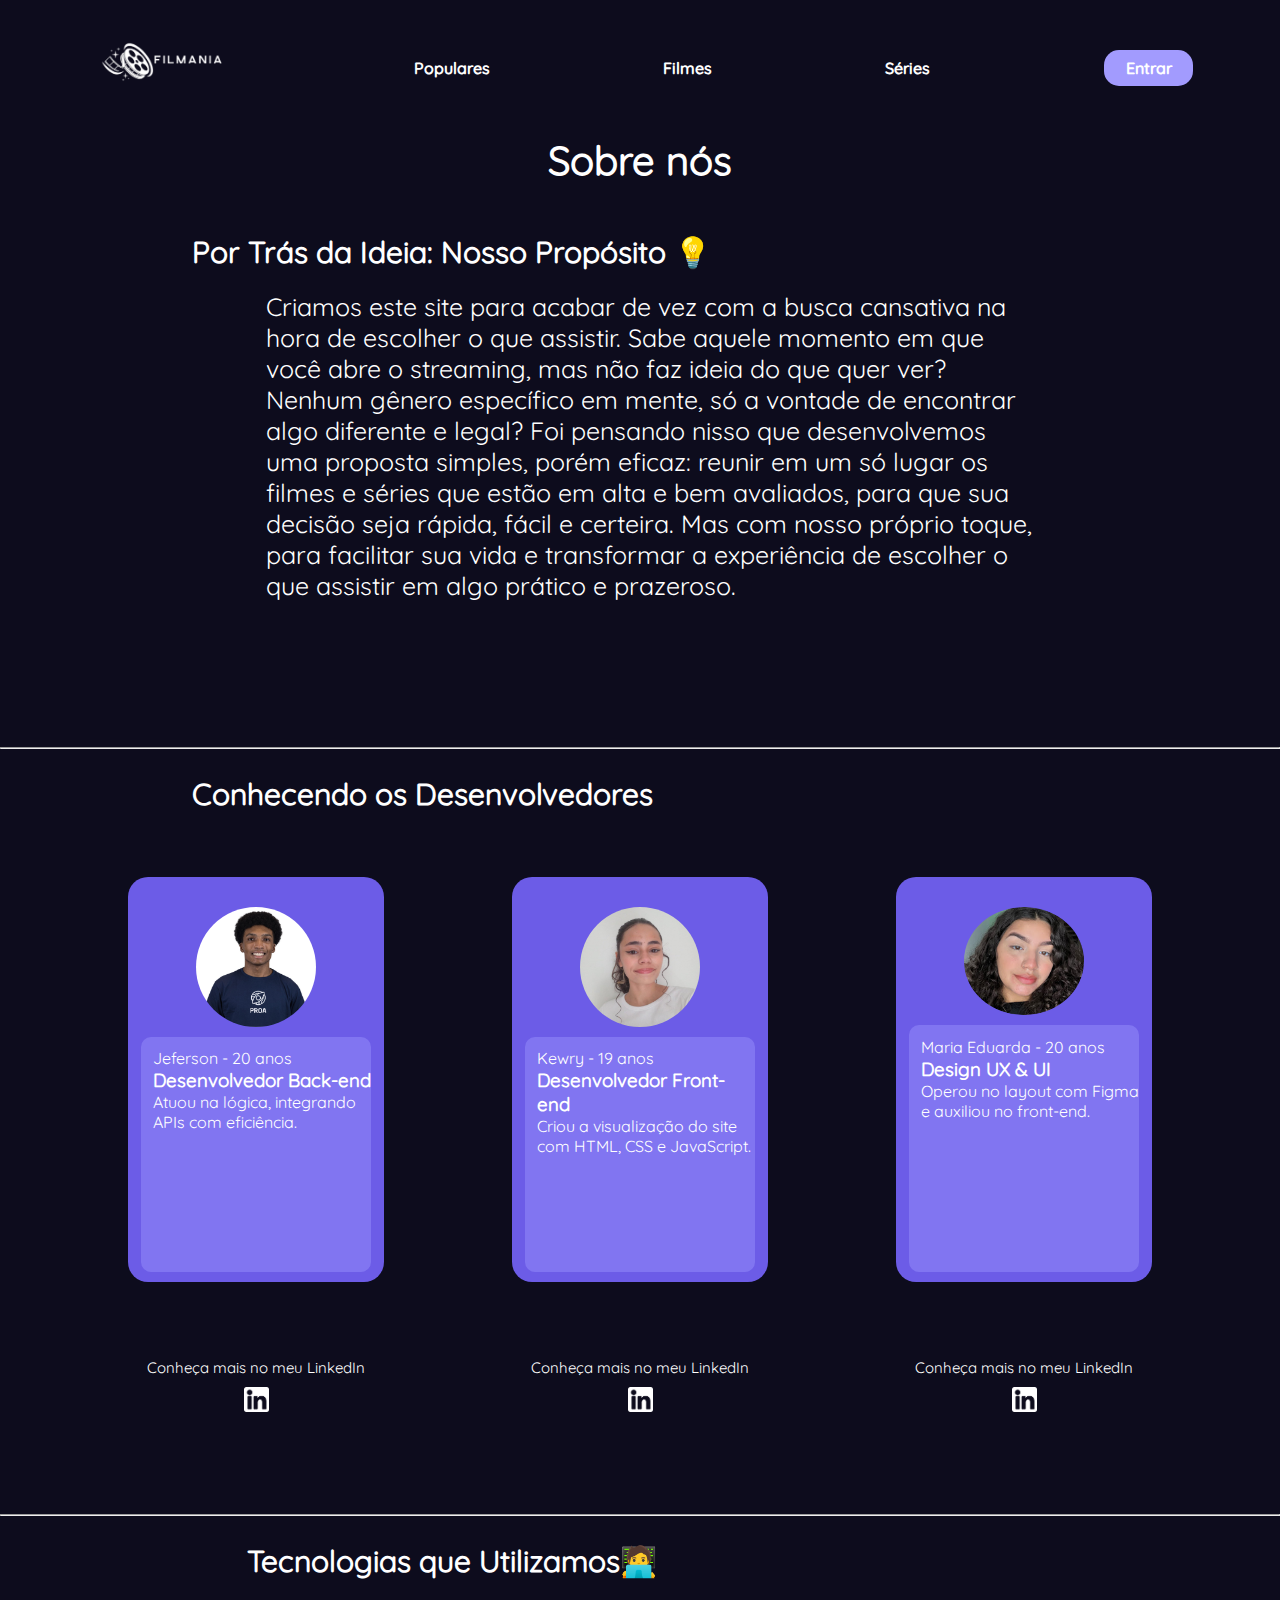
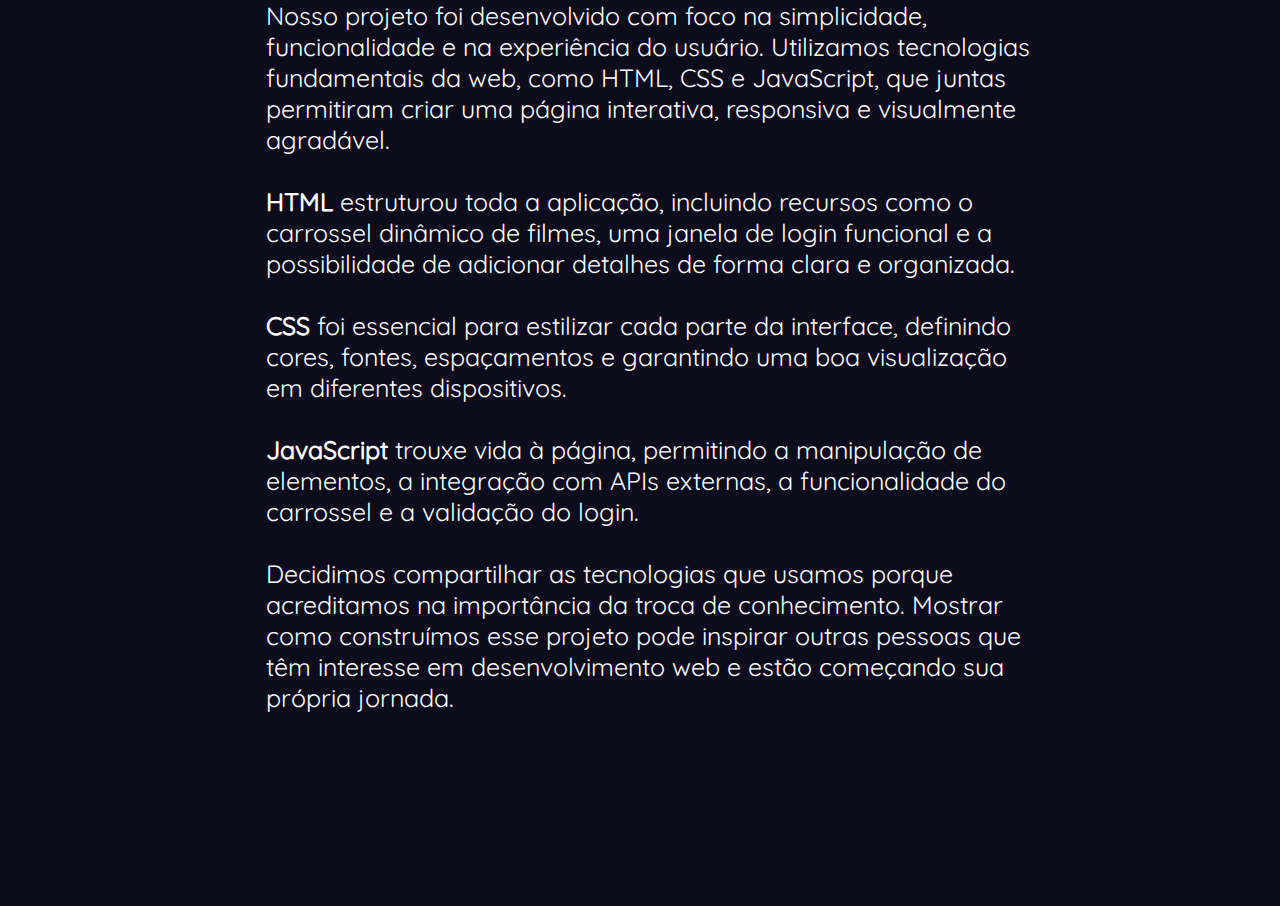
<file: src/pages/sobre.html>
<!DOCTYPE html>
<html lang="pt-BR">

<head>
    <!-- Define a codificação de caracteres para evitar problemas com acentuação -->
    <meta charset="UTF-8">
    <!-- Configura a viewport para que a página seja responsiva em dispositivos móveis -->
    <meta name="viewport" content="width=device-width, initial-scale=1.0">
    <!-- Define o título da página exibido na aba do navegador -->
    <title>FILMANIA</title>
    <!-- Define o favicon da página -->
    <link rel="icon" href="/src/assets/img/favicon.png">
    <!-- Importa o CSS específico para a página "Sobre" -->
    <link rel="stylesheet" href="../assets/css/sobre.css">
    <!-- Importa o CSS do cabeçalho para manter a consistência visual em todo o site -->
    <link rel="stylesheet" href="../assets/css/cabecalho.css">
</head>

<body>
    <!-- Espaço destinado ao cabeçalho, cujo conteúdo pode ser carregado dinamicamente via JavaScript -->
    <div id="header"></div>

    <!-- Seção introdutória com título "Sobre nós" -->
    <div class="sec-sobre-1">
        <h2>Sobre nós</h2>
    </div>

    <!-- Seção que destaca o propósito e a inspiração por trás do projeto -->
    <div class="sec-sobre-2">
        <h2>Por Trás da Ideia: Nosso Propósito 💡</h2>
        <div class="sec-sobre-texto">
            <p>
                Criamos este site para acabar de vez com a busca cansativa na hora de escolher o que assistir. Sabe
                aquele momento em que você abre o streaming, mas não faz ideia do que quer ver? Nenhum gênero específico
                em mente, só a vontade de encontrar algo diferente e legal? Foi pensando nisso que desenvolvemos uma
                proposta simples, porém eficaz: reunir em um só lugar os filmes e séries que estão em alta e bem
                avaliados, para que sua decisão seja rápida, fácil e certeira. Mas com nosso próprio toque, para
                facilitar sua vida e transformar a experiência de escolher o que assistir em algo prático e prazeroso.
            </p>
        </div>
    </div>

    <!-- Linha horizontal para separar as seções -->
    <hr>

    <!-- Seção que apresenta os desenvolvedores do projeto -->
    <div class="sec-sobre-3">
        <h2>Conhecendo os Desenvolvedores</h2>

        <!-- Container que agrupa os cards de cada desenvolvedor -->
        <div class="sec-desenvolvedores">
            <!-- Card do primeiro desenvolvedor -->
            <div class="dev-card">
                <img src="/src/assets/img/jeff-foto.jpg" alt="Dev 1" class="profile-img">
                <div class="dev-card-2">
                    <p class="idade">Jeferson - 20 anos</p>
                    <h3>Desenvolvedor Back-end</h3>
                    <p>Atuou na lógica, integrando APIs com eficiência.</p>
                </div>
            </div>

            <!-- Card do segundo desenvolvedor -->
            <div class="dev-card">
                <img src="/src/assets/img/kewry-foto.jpg" alt="Dev 2" class="profile-img">
                <div class="dev-card-2">
                    <p class="idade">Kewry - 19 anos</p>
                    <h3>Desenvolvedor Front-end</h3>
                    <p>Criou a visualização do site com HTML, CSS e JavaScript.</p>
                </div>
            </div>

            <!-- Card do terceiro desenvolvedor -->
            <div class="dev-card">
                <img src="/src/assets/img/duda-foto.png" alt="Dev 3" class="profile-img">
                <div class="dev-card-2">
                    <p class="idade">Maria Eduarda - 20 anos</p>
                    <h3>Design UX & UI</h3>
                    <p>Operou no layout com Figma e auxiliou no front-end.</p>
                </div>
            </div>
        </div>

        <!-- Seção com links para perfis do LinkedIn dos desenvolvedores -->
        <div class="linkedin">
            <div>
                <p>Conheça mais no meu LinkedIn</p>
                <a href="https://www.linkedin.com/in/jeferson-alves-santos-07248425a/">
                    <img src="/src/assets/img/linkedin 1.png" alt="LinkedIn" class="linkedin-icon">
                </a>
            </div>

            <div>
                <p>Conheça mais no meu LinkedIn</p>
                <a href="https://www.linkedin.com/in/kewry-da-paz-brito-0454b3335/">
                    <img src="/src/assets/img/linkedin 1.png" alt="LinkedIn" class="linkedin-icon">
                </a>
            </div>

            <div>
                <p>Conheça mais no meu LinkedIn</p>
                <a href="https://www.linkedin.com/in/eduarda-de-oliveira-meon/">
                    <img src="/src/assets/img/linkedin 1.png" alt="LinkedIn" class="linkedin-icon">
                </a>
            </div>
        </div>
    </div>

    <!-- Linha horizontal para separar as seções -->
    <hr>

    <!-- Seção que apresenta as tecnologias utilizadas no projeto -->
    <div class="sec-sobre-2">
        <h2>Tecnologias que Utilizamos🧑‍💻​</h2>
        <div class="sec-sobre-texto">
            <p>
                Nosso projeto foi desenvolvido com foco na simplicidade, funcionalidade e na experiência do usuário.
                Utilizamos tecnologias fundamentais da web, como HTML, CSS e JavaScript, que juntas permitiram criar uma
                página interativa, responsiva e visualmente agradável.
                <br><br>
                <strong>HTML</strong> estruturou toda a aplicação, incluindo recursos como o carrossel dinâmico de
                filmes, uma janela de login funcional e a possibilidade de adicionar detalhes de forma clara e
                organizada.
                <br><br>
                <strong>CSS</strong> foi essencial para estilizar cada parte da interface, definindo cores, fontes,
                espaçamentos e garantindo uma boa visualização em diferentes dispositivos.
                <br><br>
                <strong>JavaScript</strong> trouxe vida à página, permitindo a manipulação de elementos, a integração
                com APIs externas, a funcionalidade do carrossel e a validação do login.
                <br><br>
                Decidimos compartilhar as tecnologias que usamos porque acreditamos na importância da troca de
                conhecimento. Mostrar como construímos esse projeto pode inspirar outras pessoas que têm interesse em
                desenvolvimento web e estão começando sua própria jornada.
            </p>
        </div>
    </div>

    <!-- Espaço reservado para separação ou para futuros conteúdos -->
    <div id="espaco-sobre"></div>

    <!-- Espaço destinado ao rodapé. O conteúdo pode ser carregado dinamicamente via JavaScript -->
    <div id="footer"></div>

    <!-- Importa o módulo JavaScript que possivelmente gerencia a inclusão de elementos comuns (ex.: cabeçalho e rodapé) -->
    <script type="module" src="/src/assets/js/import.js"></script>
</body>

</html>
</file>
<file: src/assets/css/cabecalho.css>
*{
    margin: 0px;
    box-sizing: border-box;
}
 
@font-face {
    font-family: 'Quicksand-Medium';
    src: url('/src/assets/fonts/Quicksand-Medium.ttf');
}

@font-face {
    font-family: 'Quicksand-Regular';
    src: url('/src/assets/fonts/Quicksand-Regular.ttf');
}
 
 
.header{
    background-color: #0D0C1D;
    width: 100vw;
    height: 15vh;
    display: flex;
    flex-direction: row;
    align-items: center;
    justify-content: space-around;
    font-family: 'Quicksand-Medium';  
}
 
#logo-cabecalho{
    width: 12vw;
    padding-top: 1%;
}
 
#barra-pesquisa{
    width: 100%;
    height: 4vh;
    border-radius: 10px;
    border: none;
    outline: none;
    padding: 10px 50px 10px 15px;
    border-radius: 10px;
    background-color: #ffffff4d;
    caret-color: white;
    color: white;
    font-family: "Quicksand-Regular";
}
 
.input-cabecalho{  
    position: relative;
    width: 100%;
    max-width: 40vw;
     
}
 
.input-cabecalho #icone-lupa {
    position: absolute;
    right: 10px;
    top: 50%;
    transform: translateY(-50%);
    width: 20px;
    height: 20px;
    pointer-events: none;
}
 
.header h4{
    color: white;
}
 
.icon-button {
    position: absolute;
    right: 10px;
    top: 50%;
    transform: translateY(-50%);
    background: none;
    border: none;
    padding: 5px;
    cursor: pointer;
    width: 40px;
    height: 40px;
    display: flex;
    align-items: center;
    justify-content: center;
}
 
.icon-button img {
    width: 20px;
    height: 20px;
    pointer-events: none;
}
 
.icon-button:hover {
    transform: translateY(-50%) scale(1.2);
    transition: transform 0.3s ease;
}
 
.botao-cabecalho{
    width: 7vw;
    height: 4vh;
    border-radius: 15px;
    outline: none;
    border: none;
    padding: 5px;
    background-color: #A29BFE;
    font-family: 'Quicksand-Medium';
    font-weight: bold;
    color: white;
    cursor: pointer;
    font-size: 15px;
    transition: background 0.4s, transform 0.4s, box-shadow 0.4s;
}
 
.botao-cabecalho:hover {
    background-color: #5344c3;
    transform: scale(1.05);
    box-shadow: 0 0 15px #5344c3;
}
 
.header a{
    color: white;
    font-size: 16px;
    transition: font-size 0.3s, color 0.3s, border-color 0.3s, text-shadow 0.3s;
}
 
.bt-cabecalho:hover {
    color: white;
    font-size: 18px;
    text-shadow: 0 0 10px #ffffff, 0 0 20px #ffffff, 0 0 30px #ffffff;
}
 
 
.header p{
    color: white;
}
.botao {
    color: red;
}
</file>
<file: src/assets/css/rodape.css>
*{
    margin: 0px;
    box-sizing: border-box;
}
</file>
<file: src/assets/css/index.css>
* {
    /* Seleciona TODOS os elementos da página */
    margin: 0px;
    /* Remove a margem padrão de todos os elementos */
    box-sizing: border-box;
    /* Inclui padding e border no cálculo das dimensões */
}

@font-face {
    /* Inicia a definição de uma fonte personalizada */
    font-family: 'Quicksand-Medium';
    /* Nome da fonte personalizada */
    src: url('/src/assets/fonts/Quicksand-Medium.ttf');
    /* Caminho para o arquivo da fonte */
}

@font-face {
    /* Inicia a definição de outra fonte personalizada */
    font-family: 'Quicksand-Regular';
    /* Nome da fonte personalizada */
    src: url('/src/assets/fonts/Quicksand-Regular.ttf');
    /* Caminho para o arquivo da fonte */
}

html,
body {
    /* Aplica regras para os elementos HTML e body */
    margin: 0;
    /* Remove margens padrão */
    padding: 0;
    /* Remove o padding padrão */
    height: 100%;
    /* Define a altura de ambos para 100% */
    overflow-x: hidden;
    /* Impede o overflow horizontal nos dois elementos */
}


.sec-1 {
    /* Define a seção 1 da página */
    position: relative;
    /* Permite posicionamentos absolutos de elementos filhos */
    background-image: url('/src/assets/img/fundo-hp.jpg');
    /* Define a imagem de fundo */
    background-size: cover;
    /* Faz a imagem cobrir toda a área */
    background-position: center;
    /* Centraliza a imagem de fundo */
    background-repeat: no-repeat;
    /* Evita a repetição da imagem */
    height: 100vh;
    /* Define a altura igual à altura da viewport */
    width: 100%;
    /* Define a largura como 100% do contêiner pai */
    overflow: hidden;
    /* Oculta qualquer conteúdo que ultrapasse os limites */
    display: flex;
    /* Utiliza Flexbox para layout interno */
    justify-content: flex-start;
    /* Alinha os itens no início do eixo horizontal */
    align-items: center;
    /* Centraliza os itens verticalmente */
    background-color: #00000099;
    /* Aplica uma cor de fundo semitransparente */
    background-blend-mode: overlay;
    /* Mescla a cor de fundo com a imagem usando o modo overlay */
}

.sec-1::before {
    /* Cria um pseudo-elemento antes de .sec-1 */
    content: '';
    /* Define conteúdo vazio para o pseudo-elemento */
    position: absolute;
    /* Posiciona o pseudo-elemento de forma absoluta */
    top: 0;
    /* Posiciona na parte superior */
    left: 0;
    /* Posiciona no lado esquerdo */
    right: 0;
    /* Estende até o lado direito */
    bottom: 0;
    /* Estende até a parte inferior */
    background-color: #00000080;
    /* Aplica uma camada preta semitransparente */
    z-index: -1;
    /* Coloca o pseudo-elemento atrás do conteúdo de .sec-1 */
}

#info {
    /* Seleciona o elemento com ID "info" */
    display: flex;
    /* Utiliza Flexbox para organizar o conteúdo */
    flex-direction: column;
    /* Organiza os itens em coluna */
    width: 60vw;
    /* Define a largura como 60% da viewport */
    height: 50vh;
    /* Define a altura como 50% da viewport */
    padding-left: 13%;
    /* Adiciona padding à esquerda de 13% */
    justify-content: space-evenly;
    /* Distribui os itens com espaçamento igual */
}

#info h1 {
    /* Seleciona os h1 dentro do elemento com ID "info" */
    font-family: 'Quicksand-Regular';
    /* Define a fonte do título */
    color: white;
    /* Define a cor do texto como branco */
    font-size: 96px;
    /* Define o tamanho da fonte para o título */
}

#info p {
    /* Seleciona os parágrafos dentro do elemento com ID "info" */
    font-size: 36px;
    /* Define o tamanho da fonte do parágrafo */
    color: white;
    /* Define a cor do texto como branco */
    font-family: 'Quicksand-Regular';
    /* Define a fonte dos parágrafos */
}

#botao-sec-1 {
    /* Seleciona o elemento com ID "botao-sec-1" */
    width: 25vw;
    /* Define a largura como 25% da viewport */
    background-color: #A29BFE;
    /* Define a cor de fundo do botão */
    border-radius: 15px;
    /* Arredonda as bordas com raio de 15px */
    border: none;
    /* Remove a borda padrão */
    cursor: pointer;
    /* Define o cursor como pointer ao passar o mouse */
    height: 8vh;
    /* Define a altura como 8% da viewport */
    padding: 4px;
    /* Adiciona padding interno de 4px */
    transition: background 0.4s, transform 0.4s, box-shadow 0.4s;
    /* Define transições suaves para propriedades */
}

#botao-sec-1:hover{
    /* Estiliza o estado hover do elemento com ID "botao-sec-1" */
    background-color: #5344c3;
    /* Altera a cor de fundo ao passar o mouse */
    transform: scale(1.05);
    /* Aumenta levemente o tamanho do botão */
    box-shadow: 0 0 15px #5344c3;
    /* Adiciona uma sombra com cor #5344c3 */
}

#bt-sec-1,  #bt {
    /* Seleciona o elemento com ID "bt-sec-1" */
    color: white;
    /* Define a cor do texto como branco */
    font-family: 'Quicksand-Medium';
    /* Define a fonte para "Quicksand-Medium" */
    font-size: 20px;
    /* Define o tamanho da fonte */
    font-weight: bold;
    /* Define o texto em negrito */
}

.sec-2 {
    /* Seleciona a seção com a classe "sec-2" */
    background-color: #0D0C1D;
    /* Define a cor de fundo da seção */
    width: 100vw;
    /* Define a largura como 100% da viewport */
    height: 60vh;
    /* Define a altura como 60% da viewport */
    display: flex;
    /* Utiliza Flexbox para organização interna */
    flex-direction: column;
    /* Organiza os itens em coluna */
    justify-content: flex-start;
    /* Alinha os itens no início (topo) */
    position: relative;
    /* Define posicionamento relativo para ajudar em posicionamentos absolutos de filhos */
    overflow: visible;
    /* Permite que os elementos filhos transbordem, se necessário */
}

.sec-2 h2 {
    /* Seleciona os h2 dentro da seção com classe "sec-2" */
    color: white;
    /* Define a cor do texto como branco */
    font-family: "Quicksand-Regular";
    /* Define a fonte para os h2 */
    padding-left: 2%;
    /* Adiciona padding à esquerda de 2% */
    padding-top: 2%;
    /* Adiciona padding no topo de 2% */
    margin-bottom: 1%;
    /* Adiciona uma margem inferior de 1% */
}


.carrossel {
    /* Seleciona o container com a classe "carrossel" */
    display: flex;
    /* Utiliza Flexbox para dispor os itens em linha */
    gap: 1rem;
    /* Define um espaçamento de 1rem entre os itens */
    overflow-x: auto;
    /* Permite rolagem horizontal se os itens ultrapassarem */
    scroll-behavior: smooth;
    /* Faz a rolagem horizontal de forma suave */
    padding: 1rem 4rem;
    /* Adiciona padding de 1rem vertical e 4rem horizontal */
    min-width: 100vw;
    /* Garante que o container tenha no mínimo a largura da viewport */
}

.seta-img {
    /* Seleciona os elementos com a classe "seta-img" (provavelmente botões com setas) */
    width: 50px;
    /* Define a largura de 50px */
    height: 50px;
    /* Define a altura de 50px */
    position: absolute;
    /* Posiciona o elemento de forma absoluta */
    top: 50%;
    /* Posiciona a 50% do topo do elemento pai */
    transform: translateY(-50%);
    /* Centraliza verticalmente o elemento */
    cursor: pointer;
    /* Altera o cursor para indicar que é clicável */
    padding: 0.5rem;
    /* Adiciona padding interno de 0.5rem */
    background: none;
    /* Remove qualquer fundo padrão */
    border: none;
    /* Remove a borda padrão */
    z-index: 3;
    /* Define uma camada elevada para sobrepor outros elementos */
    transition: transform 0.2s ease;
    /* Define uma transição suave para transformações */
}

.seta-img:hover {
    /* Estiliza o estado hover dos elementos com a classe "seta-img" */
    transform: translateY(-50%) scale(1.1);
    /* Aumenta um pouco o tamanho quando o mouse passa sobre */
}

.seta-img.esquerda {
    /* Seleciona o elemento com a classe "esquerda" que também tem "seta-img" */
    left: 1px;
    /* Posiciona o elemento a 1px da esquerda */
}

.seta-img.direita {
    /* Seleciona o elemento com a classe "direita" que também tem "seta-img" */
    right: 1px;
    /* Posiciona o elemento a 1px da direita */
}

.carrossel::-webkit-scrollbar {
    /* Estiliza a barra de rolagem do container "carrossel" em navegadores WebKit */
    height: 7px;
    /* Define a altura da barra de rolagem */
}

.carrossel::-webkit-scrollbar-thumb {
    /* Estiliza o polegar (thumb) da barra de rolagem */
    background-color: transparent;
    /* Define a cor do polegar como transparente */
    border-radius: 10px;
    /* Arredonda as bordas do polegar */
}

.card {
    /* Seleciona os elementos com a classe "card" */
    min-width: 180px;
    /* Define uma largura mínima de 180px para cada card */
    background-color: #1C1B2A;
    /* Define a cor de fundo do card */
    border-radius: 12px;
    /* Arredonda as bordas do card com raio de 12px */
    overflow: hidden;
    /* Oculta qualquer conteúdo que ultrapasse os limites do card */
    box-shadow: 0 4px 12px rgba(0, 0, 0, 0.3);
    /* Adiciona uma sombra para dar profundidade */
    transition: transform 0.3s;
    /* Define uma transição suave de 0.3s para transformações */
    cursor: pointer;
    /* Altera o cursor para pointer indicando que o card é clicável */
}

.card:hover {
    /* Estiliza o estado hover do card */
    transform: scale(1.05);
    /* Aumenta o tamanho do card em 5% ao passar o mouse */
}

.card img {
    /* Seleciona as imagens dentro de um card */
    width: 100%;
    /* Faz com que a imagem ocupe toda a largura do card */
    height: 270px;
    /* Define a altura da imagem como 270px */
    object-fit: cover;
    /* Faz com que a imagem se ajuste sem distorção, cobrindo todo o espaço */
}

.card-title {
    /* Seleciona os elementos com a classe "card-title" */
    padding: 0.5rem;
    /* Adiciona padding de 0.5rem em volta do conteúdo */
    font-size: 0.95rem;
    /* Define o tamanho da fonte como 0.95rem */
    text-align: center;
    /* Centraliza o texto */
    color: #E6E6FA;
    /* Define a cor do texto */
    font-family: "Quicksand-Regular";
    /* Define a fonte para "Quicksand-Regular" */
}


.sec-quads {
    /* Seleciona a seção de quads com a classe "sec-quads" */
    width: 100vw;
    /* Define a largura como 100% da viewport */
    background-color: #0D0C1D;
    /* Define a cor de fundo */
    height: 80vh;
    /* Define a altura como 80% da viewport */
    display: flex;
    /* Utiliza Flexbox para organizar os itens */
    flex-direction: row;
    /* Organiza os itens em linha */
    padding-top: 1%;
    /* Adiciona padding no topo de 1% */
}

.sec-3 {
    /* Seleciona a seção com a classe "sec-3" */
    background-color: #0D0C1D;
    /* Define a cor de fundo */
}

.sec-3 h2 {
    /* Seleciona os h2 dentro da seção "sec-3" */
    color: white;
    /* Define a cor do texto como branco */
    font-family: "Quicksand-Regular";
    /* Define a fonte */
    padding-left: 2%;
    /* Adiciona padding à esquerda de 2% */
    display: flex;
    /* Define o display como flex (possivelmente para alinhamento) */
}

.quad-1 {
    /* Seleciona o elemento com a classe "quad-1" */
    display: flex;
    /* Utiliza Flexbox */
    background-color: #0D0C1D;
    /* Define a cor de fundo */
    width: 50vw;
    /* Define a largura como 50% da viewport */
    height: 70vh;
    /* Define a altura como 70% da viewport */
    align-items: flex-end;
    /* Alinha os itens ao final (parte inferior) */
    justify-content: space-evenly;
    /* Distribui os itens com espaçamento uniforme */
    flex-direction: column;
    /* Organiza os itens em coluna */
    padding-right: 5px;
    /* Adiciona padding de 5px à direita */
}

.quad-1 button {
    /* Seleciona os botões dentro de ".quad-1" */
    height: 30vh;
    /* Define a altura do botão como 30% da viewport */
    width: 30vw;
    /* Define a largura do botão como 30% da viewport */
    background-color: #A29BFE;
    /* Define a cor de fundo do botão */
    border-radius: 15px;
    /* Arredonda as bordas do botão com raio de 15px */
    margin-right: 3%;
    /* Adiciona uma margem à direita de 3% */
    cursor: pointer;
    /* Altera o cursor para pointer, indicando clicabilidade */
    border: none;
    /* Remove a borda padrão do botão */
    display: flex;
    /* Define o display como flex para organizar o conteúdo interno */
    flex-direction: column;
    /* Organiza o conteúdo interno em coluna */
    transition: background 0.4s, transform 0.4s, box-shadow 0.4s;
    /* Define transições suaves para mudanças */
}

.quad-1 button:hover {
    /* Estado hover para os botões dentro de ".quad-1" */
    background-color: #5344c3;
    /* Muda a cor de fundo ao passar o mouse */
    transform: scale(1.05);
    /* Aumenta levemente o tamanho do botão */
    box-shadow: 0 0 15px #5344c3;
    /* Adiciona uma sombra para destaque */
}

.quad-2 {
    /* Seleciona o elemento com a classe "quad-2" */
    display: flex;
    /* Utiliza Flexbox */
    background-color: #0D0C1D;
    /* Define a cor de fundo */
    width: 50vw;
    /* Define a largura como 50% da viewport */
    height: 70vh;
    /* Define a altura como 70% da viewport */
    align-items: flex-start;
    /* Alinha os itens ao início (topo) */
    justify-content: space-evenly;
    /* Distribui os itens com espaçamento uniforme */
    flex-direction: column;
    /* Organiza os itens em coluna */
    padding-left: 5px;
    /* Adiciona padding à esquerda de 5px */
}

.quad-2 button {
    /* Seleciona os botões dentro de ".quad-2" */
    height: 30vh;
    /* Define a altura como 30% da viewport */
    width: 30vw;
    /* Define a largura como 30% da viewport */
    background-color: #A29BFE;
    /* Define a cor de fundo do botão */
    border-radius: 15px;
    /* Arredonda as bordas do botão */
    margin-left: 3%;
    /* Adiciona uma margem à esquerda de 3% */
    cursor: pointer;
    /* Define o cursor como pointer */
    border: none;
    /* Remove a borda padrão */
    display: flex;
    /* Utiliza Flexbox para o conteúdo interno */
    flex-direction: column;
    /* Organiza o conteúdo em coluna */
    transition: background 0.4s, transform 0.4s, box-shadow 0.4s;
    /* Define transições suaves */
}

.quad-2 button:hover {
    /* Estado hover para os botões dentro de ".quad-2" */
    background-color: #5344c3;
    /* Muda a cor de fundo no hover */
    transform: scale(1.05);
    /* Aumenta levemente o tamanho do botão */
    box-shadow: 0 0 15px #5344c3;
    /* Adiciona uma sombra para destaque */
}

.elementos-salvar {
    /* Seleciona o container ".elementos-salvar" */
    height: 10vh;
    /* Define a altura como 10% da viewport */
    width: 29vw;
    /* Define a largura como 29% da viewport */
    display: flex;
    /* Utiliza Flexbox para organizar os itens */
    flex-direction: row;
    /* Organiza os itens em linha */
    justify-content: flex-start;
    /* Alinha os itens ao início na horizontal */
    align-items: center;
    /* Alinha os itens ao centro verticalmente */
}

.elementos-salvar img {
    /* Seleciona as imagens dentro do container ".elementos-salvar" */
    width: 80px;
    /* Define a largura das imagens em 80px */
}

.elementos-salvar h1 {
    /* Seleciona os h1 dentro do container ".elementos-salvar" */
    color: white;
    /* Define a cor do texto como branco */
    font-family: "Quicksand-Regular";
    /* Define a fonte */
    font-size: 30px;
    /* Define o tamanho da fonte como 30px */
}

.elementos-salvar-2 {
    /* Seleciona o container ".elementos-salvar-2" */
    height: 20vh;
    /* Define a altura como 20% da viewport */
    width: 29vw;
    /* Define a largura como 29% da viewport */
    padding-left: 5%;
    /* Adiciona padding à esquerda de 5% */
}

.elementos-salvar-2 p {
    /* Seleciona os parágrafos dentro de ".elementos-salvar-2" */
    color: white;
    /* Define a cor do texto como branco */
    font-family: "Quicksand-Regular";
    /* Define a fonte */
    font-size: 20px;
    /* Define o tamanho da fonte como 20px */
    text-align: left;
    /* Alinha o texto à esquerda */
}

#img-about {
    /* Seleciona o elemento com ID "img-about" */
    width: 55px;
    /* Define a largura como 55px */
    margin-right: 12px;
    /* Adiciona margem à direita de 12px */
    margin-left: 15px;
    /* Adiciona margem à esquerda de 15px */
}

#img-config {
    /* Seleciona o elemento com ID "img-config" */
    width: 60px;
    /* Define a largura como 60px */
    margin-right: 12px;
    /* Adiciona margem à direita de 12px */
    margin-left: 15px;
    /* Adiciona margem à esquerda de 15px */
}

#img-puzzle {
    /* Seleciona o elemento com ID "img-puzzle" */
    width: 55px;
    /* Define a largura como 55px */
    margin-right: 12px;
    /* Adiciona margem à direita de 12px */
    margin-left: 15px;
    /* Adiciona margem à esquerda de 15px */
}

#tit {
    /* Seleciona o elemento com ID "tit" */
    color: white;
    /* Define a cor do texto como branco */
}

#espaco {
    /* Seleciona o elemento com ID "espaco" */
    background-color: #0D0C1D;
    /* Define a cor de fundo */
    height: 10vh;
    /* Define a altura como 10% da viewport */
}

.sec-4 {
    /* Seleciona a seção "sec-4" */
    height: 60vh;
    /* Define a altura como 60% da viewport */
    background-image: url('/src/assets/img/fundo-euphoria.jpg');
    /* Define a imagem de fundo */
    background-size: cover;
    /* Faz a imagem cobrir toda a seção */
    background-position: 0% 20%;
    /* Posiciona a imagem (0% na horizontal, 20% na vertical) */
    background-repeat: no-repeat;
    /* Evita a repetição da imagem */
    height: 45vh;
    /* Define a altura como 45% da viewport (nota: sobrescreve a altura definida anteriormente) */
    background-color: rgba(0, 0, 0, 0.5);
    /* Define uma cor de fundo semitransparente */
    background-blend-mode: overlay;
    /* Mescla a cor de fundo com a imagem usando overlay */
    display: flex;
    /* Utiliza Flexbox para organizar o conteúdo */
    flex-direction: row;
    /* Organiza os itens em linha */
    align-items: center;
    /* Centraliza os itens verticalmente */
    justify-content: center;
    /* Centraliza os itens horizontalmente */
}

.sec-4 h2 {
    /* Seleciona os h2 dentro da seção "sec-4" */
    color: white;
    /* Define a cor do texto como branco */
    text-align: center;
    /* Centraliza o texto */
    line-height: 2;
    /* Define uma altura de linha de 2 para espaçamento vertical */
    font-family: 'Quicksand-Regular';
    /* Define a fonte como "Quicksand-Regular" */
    font-size: 180%;
    /* Define o tamanho da fonte em 180% do tamanho padrão */
}

.botao {
    /* Seleciona os elementos com a classe "botao" */
    visibility: hidden;
    /* Torna o elemento invisível */
    display: none;
    /* Remove o elemento do fluxo do layout */
}



@media screen and (max-width: 1024px) {
    #info {
        width: 80vw;
        padding-left: 5%;
    }

    #info h1 {
        font-size: 72px;
    }

    #info p {
        font-size: 28px;
    }

    #botao-sec-1 {
        width: 40vw;
    }
}

@media screen and (max-width: 768px) {
    .sec-quads {
        flex-direction: column;
        height: auto;
        align-items: center;
    }

    .quad-1,
    .quad-2 {
        width: 90%;
        height: auto;
    }

    .quad-1 button,
    .quad-2 button {
        width: 80%;
        height: auto;
    }

    #info h1 {
        font-size: 48px;
    }

    #info p {
        font-size: 22px;
    }

    #botao-sec-1 {
        width: 60%;
        height: auto;
        font-size: 18px;
    }
}

@media screen and (max-width: 480px) {
    #info {
        width: 90vw;
        padding-left: 2%;
    }

    #info h1 {
        font-size: 32px;
        text-align: center;
    }

    #info p {
        font-size: 18px;
        text-align: center;
    }

    #botao-sec-1 {
        width: 80%;
        height: auto;
        padding: 10px;
    }
}
</file>
<file: src/assets/css/cadastro.css>
* {
    margin: 0px;
    box-sizing: border-box;
}

@font-face {
    font-family: 'Quicksand-Medium';
    src: url('/src/assets/fonts/Quicksand-Medium.ttf');
}

@font-face {
    font-family: 'Quicksand-Regular';
    src: url('/src/assets/fonts/Quicksand-Regular.ttf');
}



body {
    background-image: url("../img/cadastro2.jpg");
    background-repeat: no-repeat;
    background-size: cover;
    background-attachment: fixed;
    font-family: "Quicksand-Regular";
    margin: 0;
    height: 100vh;
    display: flex;
    justify-content: center;
    align-items: center;
}

input{
    border: none;
    outline: none;
    font-family: "Quicksand-Regular";
}

.card {
    display: flex;
    justify-content: center;
    align-items: center;
    width: 50vw;
    height: 95vh;
    background-color:rgba(29, 24, 23, 0.8);
    border-radius: 25px;
    padding: 2%;
    display: flex;
    flex-direction: column;

}

h1 {
    position: relative;
    text-align: center;
    bottom: 30px ;

    color: hsl(240, 100%, 99%)
}

label{
    color: white;
}

button {
    display: flex;
    justify-content: center;
    align-items: center;
    width: 10vw;
    height: 6vh;
    border-radius: 15px;
    outline: none;
    border: none;
    background-color: #A29BFE;
    font-family: 'Quicksand-Medium';
    font-weight: bold;
    color: white;
    cursor: pointer;
    font-size: 15px;
    transition: background 0.4s, transform 0.4s, box-shadow 0.4s;
}

button:hover {
    background-color: #5344c3;
    transform: scale(1.05);
    box-shadow: 0 0 15px #5344c3;
}

#msgError {
    text-align: center;
    color: #ff0000;
    background-color: #ffbbbb;
    padding: 10px;
    border-radius: 4px;
    display: none;
}

#msgSuccess {
    text-align: center;
    color: #00bb00;
    background-color: #bbffbe;
    padding: 10px;
    border-radius: 4px;
    display: none;
}



#nome {
    display: flex;
        justify-content: center;
    color: white;
    width: 43vh;
    height: 30px;
    border: 2px solid rgba(164, 163, 163, 1);
    border-radius: 5px;
    background-color: rgba(108, 121, 123, 0.9);
    padding: 15px 50px 10px 15px;
}

input::placeholder {
    color: rgba(164, 163, 163, 1);
    /* Troque para a cor desejada */
    font-style: italic;
    /* Opcional */

}
.parte-senhas{
    display: flex;
    justify-content:center ;
    align-items: center;
    flex-direction: column;
}

#senha{
  
    color: white;
    width: 40vh;
    height: 30px;
    border: 2px solid rgba(164, 163, 163, 1);
    border-radius: 5px;
    background-color: rgba(108, 121, 123, 0.9);
    padding: 10px 50px 10px 15px;
}

#Csenha{
   
    color: white;
    width: 40vh;
    height: 30px;
    border: 2px solid rgba(164, 163, 163, 1);
    border-radius: 5px;
    background-color: rgba(108, 121, 123, 0.9);
    padding: 10px 50px 10px 15px;
}

.labelEmail {
    display: block;
    color: white;
    margin-top: 20px;
}

.labelUsuario {
    display: block;

    color: white;
}
.label-Csenha{
    display: inline;
        color: white;
        margin-top: 20px;
}
.label-senha{
    display: inline;
        color: white;
        margin-top: 20px;
}


#email {
    display: flex;
    justify-content: center;
    color: white;
    width: 43vh;
    height: 30px;
    border: 2px solid rgba(164, 163, 163, 1);
    border-radius: 5px;
    background-color: rgba(108, 121, 123, 0.9);
    padding: 10px 50px 10px 15px;
}





#verConfirmSenha,
#verSenha {
    color: white;
    gap: 2px;

}

.justify-center {
    display: flex;
    justify-content: center;
    align-items: center;
    margin-top: 40px;
    width: 100%;
}

p {
    color: rgba(166, 166, 166, 1);
    font-weight: bold;
    font-size: 14px;
    align-items: center;
    margin-right: 10px;
    /* display: inline ; */
    margin-bottom: 5px;
    color: white;
    margin-top: 20px;
    display: flex;
    justify-content: center;
    align-items: center;
    
}


.senhas{
    display: flex;
    flex-direction: column;
}

.parte-senhas{
    height: 30vw;
    width: 98vh;

}

a{
    margin-left: 0.4rem;
    color: #5344c3;
    font-size: 14px;
    transition: font-size 0.3s, color 0.3s, border-color 0.3s, text-shadow 0.3s;
}

a:hover{
    color: #5344c3;
    font-size: 16px;
    text-shadow: 0 0 10px #5344c3, 0 0 20px #5344c3, 0 0 30px #5344c3;
}
.logo_imagem {
  margin-bottom: 10px;
}
</file>
<file: src/assets/css/favoritos.css>
/* ==========================================
   Estilos Gerais e Fontes
========================================== */

/* Define a fonte "Quicksand-Medium" personalizada */
@font-face {
    font-family: 'Quicksand-Medium';
    src: url('/src/assets/fonts/Quicksand-Medium.ttf');
}

/* Define a fonte "Quicksand-Regular" personalizada */
@font-face {
    font-family: 'Quicksand-Regular';
    src: url('/src/assets/fonts/Quicksand-Regular.ttf');
}

/* ==========================================
   Estilização do Corpo da Página
========================================== */
body {

    font-family: "Quicksand-Regular";
    background-color: #0d0c1d;
    margin: 0;
    padding: 0;
    text-align: center;
    color: white;
    overflow-x: hidden;

}

/* ==========================================
   Cabeçalho (Header)
========================================== */
header {
    background-color: #007bff; /* Cor de fundo azul viva */
    color: white; /* Texto em branco */
    padding: 15px; /* Espaçamento interno */
    font-size: 1.5rem; /* Tamanho de fonte aumentado */
}

/* ==========================================
   Seção de Busca
========================================== */
.search {
    margin: 20px; /* Espaçamento ao redor da área de busca */
}

/* ==========================================
   Estilização de Inputs (Campos de Texto)
========================================== */


/* ==========================================
   Estilização de Botões
========================================== */
button {
    padding: 10px; /* Espaçamento interno */
    background-color: #007bff; /* Fundo azul para combinar com o header */
    color: white; /* Texto em branco */
    border: none; /* Remove a borda padrão */
    border-radius: 5px; /* Bordas arredondadas */
    cursor: pointer; /* Altera o cursor para indicar que é clicável */
}



/* ==========================================
   Estilo para Área de Resultados e Favoritos
========================================== */
.results,
.favorites {

    padding: 20px;
    background: #0d0c1d;
    margin: 20px auto;
    border-radius: 10px;
    box-shadow: 0px 0px 10px rgba(0, 0, 0, 0.1);

}


/* ==========================================
   Itens de Filme e Favoritos
========================================== */
.movie-item,
.favorite-item {

    display: inline-block;
    background: #1C1B2A;
    padding: 15px;
    border-radius: 8px;
    width: 200px;
    margin: 10px;
    gap: 5px;

}

/* ==========================================
   Imagens nos Itens de Filme e Favoritos
========================================== */
.movie-item img,
.favorite-item img {
    width: 100%; /* Assegura que a imagem ocupe toda a largura do item */
    border-radius: 8px; /* Bordas arredondadas na imagem para harmonizar com o container */
}

/* ==========================================
   Botões Específicos para Itens Favoritos
========================================== */
.favorite-item button {
   
    background-color: #A29BFE;
    /* Define a cor do botão */
    color: white;
    /* Define a cor do texto */
    border: none;
    /* Remove a borda */
    padding: 10px 15px;
     /* Adiciona espaçamento interno */
    border-radius: 15px;
    /* Arredonda as bordas do botão */
    cursor: pointer;
    /* Altera o cursor ao passar sobre o botão */
    width: 15vh;
    transition: background 0.4s, transform 0.4s, box-shadow 0.4s;
     font-family: "Quicksand-Regular";

}

/* Efeito hover para os botões dos itens favoritos */
.favorite-item button:hover {
 
    background-color: #5344c3;
    transform: scale(1.05);
    box-shadow: 0 0 15px #5344c3;
}

#botao-limpar{
    background-color: #A29BFE;
    font-family: "Quicksand-Medium";
    font-weight: medium;
    border-radius: 12px;
    transition: background 0.4s, transform 0.4s, box-shadow 0.4s;
}

#botao-limpar:hover{
    background-color: #5344c3;
    transform: scale(1.05);
    box-shadow: 0 0 15px #5344c3;
}

.input-fav {
    width: 45vw !important;
    
}


.botao-fav{
    background-color: #A29BFE;
    font-family: "Quicksand-Medium";
    font-weight: medium;
    border-radius: 12px;
    transition: background 0.4s, transform 0.4s, box-shadow 0.4s;
}

.botao-fav:hover{
    background-color: #5344c3;
    transform: scale(1.05);
    box-shadow: 0 0 15px #5344c3;
}

.botoes-pesquisa{
    width: 100vw;
    display: flex;
    height: 8vh;
    display: flex;
    flex-direction: row;
    align-items: center;
    justify-content: center;
    gap: 30px;

}

.botoes-pesquisa input {
    width: 2px;
}

.bt-add-fav{
    background-color: #A29BFE;
    font-family: "Quicksand-Medium";
    font-weight: medium;
    border-radius: 12px;
    transition: background 0.4s, transform 0.4s, box-shadow 0.4s;
}

.bt-add-fav:hover{
    background-color: #5344c3;
    transform: scale(1.05);
    box-shadow: 0 0 15px #5344c3;
}
</file>
<file: src/assets/css/filmes.css>
* {
    margin: 0px;
    box-sizing: border-box;
}

@font-face {
    font-family: 'Quicksand-Medium';
    src: url('/src/assets/fonts/Quicksand-Medium.ttf');
}

@font-face {
    font-family: 'Quicksand-Regular';
    src: url('/src/assets/fonts/Quicksand-Regular.ttf');
}

body {
    font-family: Arial, sans-serif;
    background: #111;
    color: #fff;
    margin: 0;
    padding: 20px;
}

h1 {
    text-align: center;
    margin-bottom: 40px;
}

.movies-container {
    display: grid;
    grid-template-columns: repeat(auto-fit, minmax(200px, 1fr));
    gap: 20px;
}

.movie-card {
    background-color: #222;
    border-radius: 10px;
    padding: 15px;
    box-shadow: 0 0 10px rgba(0, 0, 0, 0.5);
    text-align: center;
    transition: transform 0.2s;
}

.movie-card:hover {
    transform: scale(1.03);
}

.movie-card img {
    max-width: 100%;
    border-radius: 8px;
}

.movie-title {
    font-size: 1.1em;
    margin: 10px 0;
}

.fav-button {
    background-color: #e50914;
    color: white;
    border: none;
    padding: 10px 15px;
    border-radius: 5px;
    cursor: pointer;
}

.fav-button:hover {
    background-color: #b00610;
}
</file>
<file: src/assets/css/login.css>
@font-face {
    font-family: 'Quicksand-Medium';
    src: url('/src/assets/fonts/Quicksand-Medium.ttf');
}
 
@font-face {
    font-family: 'Quicksand-Regular';
    src: url('/src/assets/fonts/Quicksand-Regular.ttf');
}

body {
    font-family: Arial, sans-serif;
    display: flex;
    justify-content: center;
    align-items: center;
    height: 100vh;
    margin: 0;
    background-color: #000000;
    background-image: url('/src/assets/img/fundo_login.png');
}

.login-container {
    background-color: #000000d8;
    padding: 50px;
    height: 400px;
    border-radius: 10px;
    box-shadow: 0 1px 6px rgba(0, 0, 0, 0.1);
    width: 300px;
    display: flex;
    flex-direction: column;
    font-family: 'Quicksand-Regular';
}

.logo_imagem {
    width: 6vw;
    height: 70px;
    padding-bottom: 10px;
}

#logo-login {
  text-align: left;
  width: 150px;
  height: 100px;
}

.login-container h2 {
    color: #FFFDFD;
    text-align: center;
    margin-bottom: 15px;
    font-family: 'Quicksand-Regular';
}

.login-container h3 {
    text-align: center;
    font-size: 12px;
    font-family: 'Quicksand-Regular';

}

#cadastrar{
    color: white;
}




#cor_h {
    color: #ffffff;
}

.form-group {
    margin-bottom: 15px;
}

.form-group label {
    display: block;
    margin-bottom: px;
    color: #ffffff
    
}

.form-group input {
    width: 93%;
    padding: 10px;
    color: #ffffff;
    border-radius: 5px;
    border: none;
    outline: none;
    font-family: 'Quicksand-Regular';
    background-color:#6C797B; 
} 

.error {
    color: red;
    font-size: 12px;
    margin-top: 5px;
}

.submit-btn {
    width: 100%;
    height: 100px;
    background-color: #A29BFE;
    color: white;
    border: none;
    padding: 10px;
    border-radius: 5px;
    cursor: pointer;
    font-family: 'Quicksand-Regular';
}

.submit-btn:hover {
    background-color: #5344c3;
}
</file>
<file: src/assets/css/populares.css>
* {
    margin: 0px;
    box-sizing: border-box;
    font-family: "Quicksand-Regular"; 
}

@font-face {
    font-family: 'Quicksand-Medium';
    src: url('/src/assets/fonts/Quicksand-Medium.ttf');
}

@font-face {
    font-family: 'Quicksand-Regular';
    src: url('/src/assets/fonts/Quicksand-Regular.ttf');
}



html,
body {
    margin: 0;
    padding: 0;
    height: 100%;
    background-color: #0D0C1D;
    font-family: "Quicksand-Regular";
    overflow-x: hidden;

}

h1 {
    text-align: center;
    color: #fff;
}

.caixa {

    display: block;
    width: 100%;
    height: 110vh;
    border: 2px solid white;


    background-color: #A29BFE;
}


.botoes1 {
    display: flex;
    flex-direction: column;
    align-items: center;
    /* Centraliza os elementos */
    gap: 10px;
    position: relative;
    height: 100%;
    width: 20%;
    /* Adiciona espaço entre eles */
    font-family: "Quicksand-Regular";
}

a{
    font-family: "Quicksand-Regular";
}

.tagA {
    display: flex;
    flex-direction: column;
    justify-content: center;
    text-align: center;
    width: 100%;
    height: 50px;
    border: 2px solid white;
    margin-bottom: 20px;
    border-radius: 5px;
    bottom: 1;
    color: white;

}

.card {
    display: flex;
    justify-content: space-between;
    /* Separa os elementos */
    align-items: center;
    width: 100%;
    height: 100%;
    /* Alinha verticalmente */
}

.filmes {
    border: 1px solid red;
    height: 20%;
    overflow: hidden;
    /* Esconde qualquer conteúdo que ultrapasse a div */
}

.movies-container {
    display: grid;
    grid-template-columns: repeat(auto-fit, minmax(200px, 1fr));
    gap: 20px;
}

.movie-card {
    background-color: #222;
    border-radius: 5px;
    padding: 10px;

    text-align: center;
    transition: transform 0.2s;
}

.movie-card:hover {
    transform: scale(1.03);
}

.movie-card img {
    max-width: 80%;
    border-radius: 5px;
}

.movie-title {
    font-size: 1.1em;
    margin: 10px 0;
}
</file>
<file: src/assets/css/sobre.css>
*{
    box-sizing: border-box;
    margin: 0px;
}

@font-face {
    font-family: 'Quicksand-Medium';
    src: url('/src/assets/fonts/Quicksand-Medium.ttf');
}
 
@font-face {
    font-family: 'Quicksand-Regular';
    src: url('/src/assets/fonts/Quicksand-Regular.ttf');
}

body{
    background-color: #0D0C1D;
    overflow-x: hidden;
}

.sec-sobre-1{
    height: 8vh;
    width: 100vw;
    background-color: #0D0C1D;
}

.sec-sobre-1 h2{
    text-align: center;
    color: white;
    font-size: 40px;
    font-family: "Quicksand-Regular";
}



.sec-sobre-2{
    background-color: #0D0C1D;
    width: 100vw;
    height: 60vh;
    display: flex;
    flex-direction: column;
    justify-content: start;
    align-items: center;
    padding-left: 20px;
    padding-top: 2%;
    gap: 20px;
}

.sec-sobre-texto{
    height: 15vh;
    width: 60vw;
    background-color: #0D0C1D;
}

.sec-sobre-2 h2 {
    color: white;
    font-family: "Quicksand-Regular";
    font-size: 30px;
    text-align: left;
    margin-right: 31.5%;
}

.sec-sobre-2 p{
    color: white;
    font-family: "Quicksand-Regular";
    font-size: 25px;
}

.sec-sobre-3{
    height: 85vh;
    width: 100vw;
    background-color: #0D0C1D;
    display: flex;
    flex-direction: column;
    justify-content: start;
    align-items: center;

}

.sec-sobre-3 h2{
    color: white;
    font-family: "Quicksand-Regular";
    font-size: 30px;
    text-align: left;
    margin-right: 34%;
    margin-top: 2%;
}

.sec-desenvolvedores{
    height: 80vh;
    width: 90vw;
    background-color: #0D0C1D;
    margin-top: 3%;
    display: flex;
    flex-direction: row;
    justify-content: space-around;
    align-items: start;
    padding-top: 2%;
}

.profile-img {
    width: 120px;
    height: 120px;
    border-radius: 50%;
    object-fit: cover;  
    display: block;
    margin: 20px auto 10px;
    border: none;
    
}

.dev-card {
    text-align: left;
    color: white;
    font-family: "Quicksand-Regular";
    padding: 10px;
    height: 45vh;
    width: 20vw;
    display: flex;
    flex-direction: column;
    justify-content: center;
    align-items: center;
    background-color: #6C5CE7;
    border-radius: 20px;
}

.dev-card-2{
    height: 30vh;
    width: 18vw;
    background-color: #a29bfe67;
    padding-top: 5%;
    padding-left: 5%;
    border-radius: 10px;
    gap: 50px;
}


.linkedin{
    display: flex;
    flex-direction: row;
    justify-content: space-evenly;
    align-items: start;
    background-color: #0D0C1D;
    width: 100vw;
    height: 25vh;
    font-family: "Quicksand-Regular";
    color: white;
    font-size: 15px;
}

.linkedin div{
    height: 10vh;
    width: 20vw;
    background-color: #0D0C1D;
    display: flex;
    flex-direction: column;
    align-items: center;
    gap: 10px;
}



.linkedin-icon{
    width: 25px;
}



#espaco-sobre{
    height: 50vh;
    width: 100vw;
    background-color: #0D0C1D;
}
</file>
<file: src/assets/css/detalhes.css>
/* ==========================================
   Reset e configurações globais
========================================== */
* {
    box-sizing: border-box;
    /* Inclui padding e border na largura total dos elementos */
    margin: 0px;
    /* Remove as margens padrão de todos os elementos */
}

/* ==========================================
   Importação de fontes personalizadas com @font-face
========================================== */
@font-face {
    font-family: 'Quicksand-Medium';
    /* Define o nome da fonte personalizada */
    src: url('/src/assets/fonts/Quicksand-Medium.ttf');
    /* Caminho para o arquivo da fonte */
}

@font-face {
    font-family: 'Quicksand-Regular';
    /* Define o nome da fonte personalizada */
    src: url('/src/assets/fonts/Quicksand-Regular.ttf');
    /* Caminho para o arquivo da fonte */
}

/* ==========================================
   Estilização do corpo da página
========================================== */
body {
    overflow-x: hidden;
    /* Impede a rolagem horizontal */
    font-family: "Quicksand-Regular";
    /* Define a fonte padrão */
}

/* ==========================================
   Container principal: #conteudo-detalhes
========================================== */
#conteudo-detalhes {
    display: flex;
    /* Utiliza Flexbox para organizar os elementos filhos */
    flex-direction: row;
    /* Organiza os filhos em uma linha (horizontal) */
    justify-content: start;
    /* Alinha os itens ao início (à esquerda) */
    align-items: center;
    /* Centraliza verticalmente os filhos */
    height: 100vh;
    /* Define 90% da altura da viewport */
    background-color: #0D0C1D;
    /* Cor de fundo escura */
    flex: 1;
}

/* ==========================================
   Lado A do conteúdo
========================================== */
.lado-a {
    height: 70vh;
    /* Altura definida para o container */
    width: 24vw;
    /* Largura definida com base na viewport */
    background-color: #0D0C1D;
    /* Mesma cor de fundo do container principal */
    padding-left: 2%;
    /* Espaço interno à esquerda */
    padding-top: 1%;
    /* Espaço interno no topo */
}

.lado-a h1 {
    font-size: 40px;
    /* Tamanho grande para o título */
    color: #ffff;
    /* Texto em branco */
}

.lado-a img {
    width: 380px;
    /* Largura fixa para a imagem */
    margin-top: 20px;
    /* Espaçamento acima da imagem */
    border-radius: 10px;
    /* Bordas arredondadas */
}

/* ==========================================
   Lado B do conteúdo
========================================== */
.lado-b {
    width: 65vw;
    /* Largura baseada na viewport */
    height: 55vh;
    /* Altura definida para o container */
    background-color: #0D0C1D;
    /* Cor de fundo consistente */
    line-height: 1.5;
    /* Espaçamento entre linhas para melhorar a legibilidade */
    padding-top: 2%;
    /* Espaço interno no topo */
    padding-left: 1%;
    /* Espaço interno à esquerda */
}

.lado-b p {
    font-size: 25px;
    /* Tamanho da fonte dos parágrafos */
    color: #ffff;
    /* Texto em branco */
}

.lado-b h2 {
    color: white;
    /* Cor branca para os subtítulos */
}

/* ==========================================
   Seção de ícones de filmes
========================================== */
.icons-filmes {
    height: 5vh;
    /* Altura baseada na viewport */
    width: 20vw;
    /* Largura definida com base na viewport */
    background-color: #0D0C1D;
    /* Cor de fundo consistente */
    display: flex;
    /* Utiliza Flexbox para layout */
}

.icons-filmes div {
    height: 8vh;
    /* Altura para os elementos internos */
    width: 25vw;
    /* Largura para os elementos internos */
    background-color: #0D0C1D;
    /* Cor de fundo igual */
    display: flex;
    /* Flexbox para organizar conteúdo */
    flex-direction: row;
    /* Alinhamento horizontal dos itens */
    text-align: center;
    /* Alinha o texto ao centro */
    gap: 10px;
    /* Espaçamento entre os itens */
}

.icons-filmes img {
    width: 40px;
    /* Largura fixa para as imagens dos ícones */
}

.icons-filmes a {
    color: white;
    /* Texto em branco para os links */
    text-decoration: none;
    /* Remove sublinhado */
    display: flex;
    /* Utiliza Flexbox para centralização */
    align-items: center;
    /* Centraliza verticalmente os itens */
    gap: 10px;
    /* Espaço entre ícones e texto */
    transition: transform 0.2s ease-in-out;
    /* Transição suave para efeitos */
}

/* <<<<<<< HEAD */

/* ======= */
/* #botao-favorito:hover{ */
    /* >>>>>>> 2e5fe22b2afbb186c7838566e1636b294ae1e9c2 */
    .icons-filmes a:hover {
    transform: scale(1.05);
    /* Efeito de aumento ligeiro no hover */
}

/* ==========================================
   Botão para adicionar filmes: .add-filmes
========================================== */
.add-filmes {
    height: 5vh;
    /* Altura baseada na viewport */
    width: 10vw;
    /* Largura baseada na viewport */
    background-color: rgb(68, 156, 156);
    /* Cor de fundo para destaque */
}

/* ==========================================
   Estilização do modal (janela flutuante)
========================================== */
.modal {
    display: none;
    /* Modal inicialmente oculto */
    position: fixed;
    /* Posicionamento fixo em relação à viewport */
    z-index: 999;
    /* Garante que o modal fique à frente de outros elementos */
    left: 0;
    top: 0;
    /* Posicionado no canto superior esquerdo */
    width: 100%;
    height: 100%;
    /* Cobre toda a tela */
    background-color: rgba(0, 0, 0, 0.85);
    /* Fundo semitransparente escuro */
    align-items: center;
    /* Centraliza o conteúdo verticalmente */
    justify-content: center;
    /* Centraliza o conteúdo horizontalmente */
}

/* ==========================================
   Conteúdo do modal
========================================== */
.modal-conteudo {
    position: relative;
    /* Permite posicionamento relativo de elementos filhos */
    width: 90%;
    /* Largura responsiva */
    max-width: 800px;
    /* Largura máxima definida */
}

/* ==========================================
   Frame do trailer dentro do modal
========================================== */
.trailer-frame {
    width: 100%;
    /* Ocupa toda a largura do container */
    height: 450px;
    /* Altura fixa para o vídeo */
    border-radius: 20px;
    /* Bordas arredondadas */
    box-shadow: 0 0 25px rgba(0, 0, 0, 0.7);
    /* Sombra para profundidade visual */
}

/* ==========================================
   Botão de fechar do modal
========================================== */
.fechar {
    position: absolute;
    /* Posiciona relativo ao container do modal */
    top: -30px;
    /* Posiciona acima do conteúdo do modal */
    right: 0;
    /* Posicionado à direita */
    color: #fff;
    /* Cor branca para o botão */
    font-size: 2rem;
    /* Tamanho de fonte grande */
    cursor: pointer;
    /* Indica que o botão é clicável */
}

/* ==========================================
   Botão "Ver trailer"
========================================== */
.ver-trailer-btn {
/* <<<<<<< HEAD */
    background-color: #6C5CE7;
    /* Cor de fundo do botão */
    color: #fff;
    /* Texto em branco */
    border: none;
    /* Remove borda */
    padding: 10px 20px;
    /* Espaçamento interno (vertical/horizontal) */
    border-radius: 5px;
    /* Bordas arredondadas */
    font-size: 1rem;
    /* Tamanho da fonte */
    cursor: pointer;
    /* Indica interatividade */
    transition: 0.3s;
    /* Transição suave para alterações de estado */
}

.ver-trailer-btn:hover {
  background-color: #6C5CE7;
  color: #fff;
  border: none;
  padding: 10px 20px;
  border-radius: 5px;
  font-size: 1rem;
  cursor: pointer;
  transition: background 0.4s, transform 0.4s, box-shadow 0.4s;
}

.ver-trailer-btn:hover {
    background-color: #5344c3;
    transform: scale(1.05);
    box-shadow: 0 0 15px #5344c3;
}

#botao-favorito{
    background-color: #0D0C1D;
    display: flex;
    flex-direction: row;
    align-items: center;
    gap: 10px;
    border: none;
    color: white;
    font-family: "Quicksand-Medium";
    font-weight: bold;
    font-size: 18px;
    width: 300px;
    cursor: pointer;
     transition: transform 0.2s ease-in-out;
}   

#botao-favorito:hover{
    transform: scale(1.1);
    transition: transform 0.3s ease-in-out;

}

#footer{
    position: relative;
    
}
</file>
